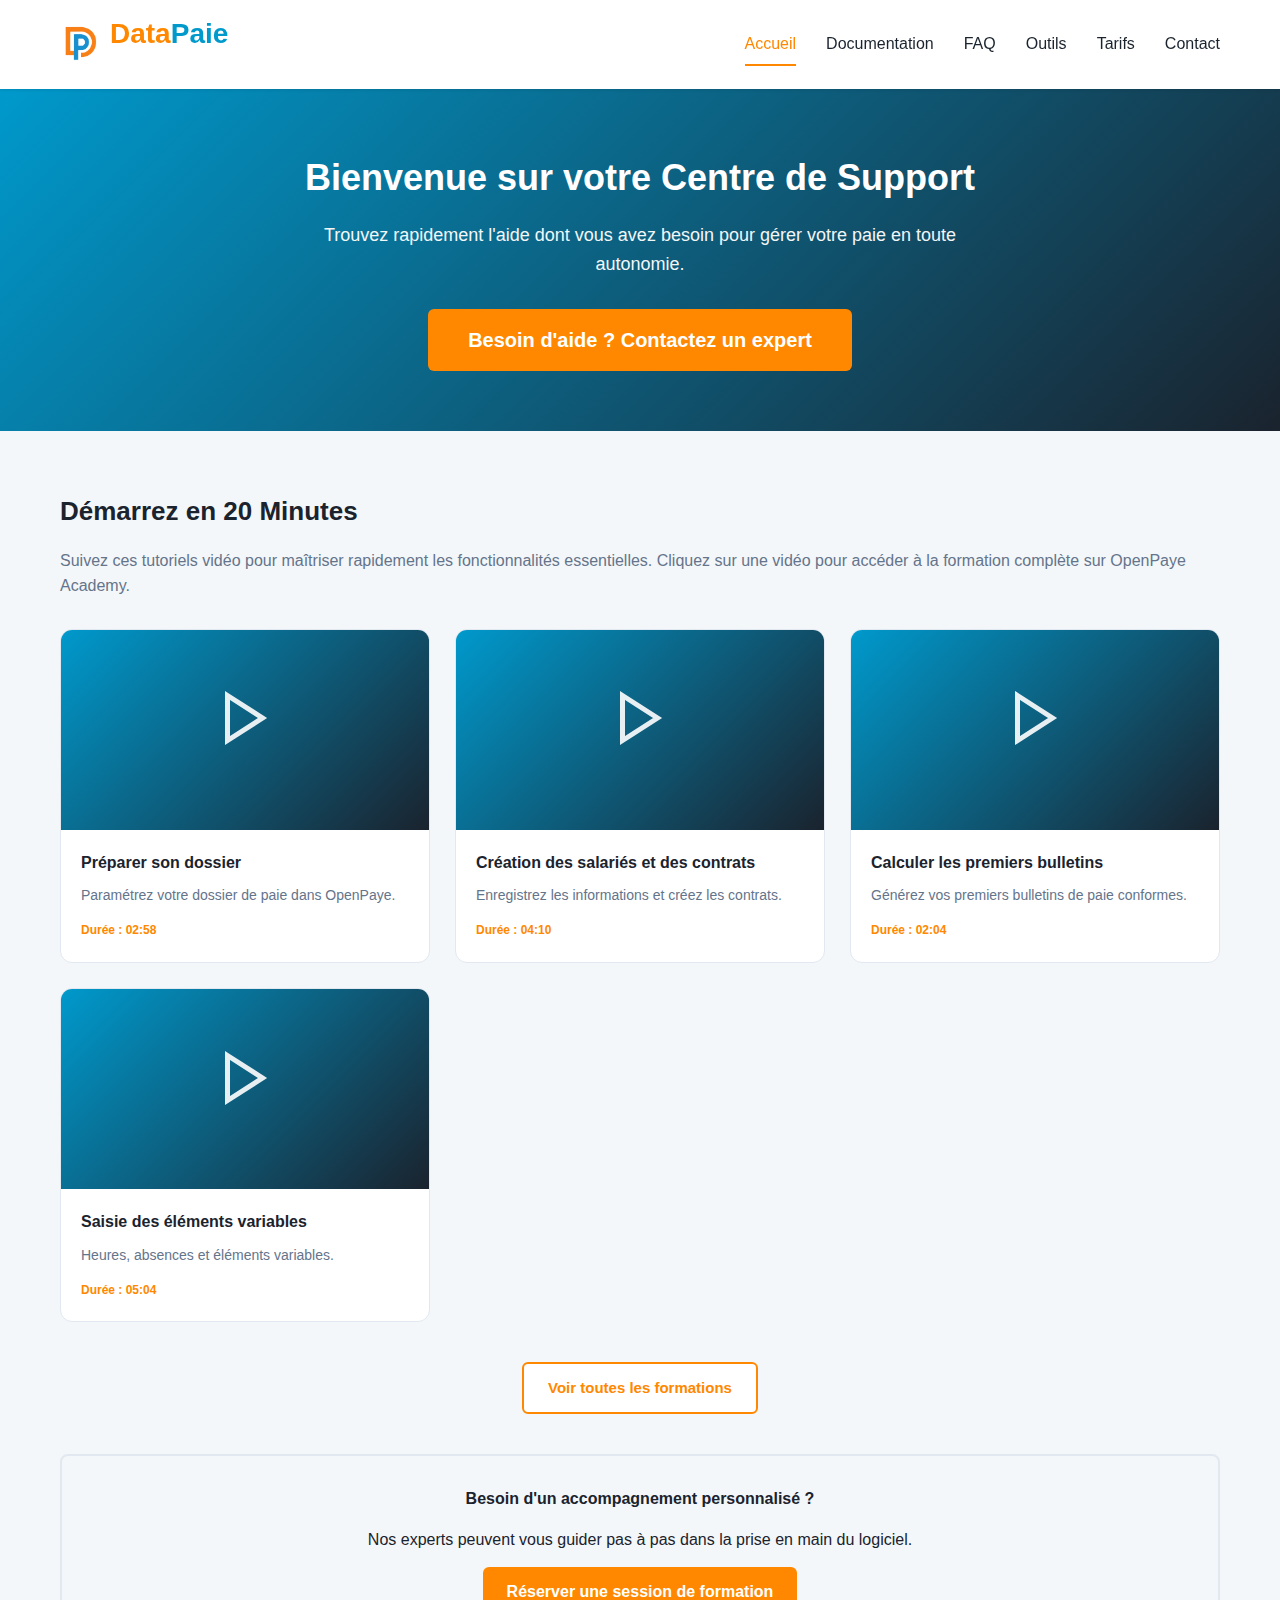
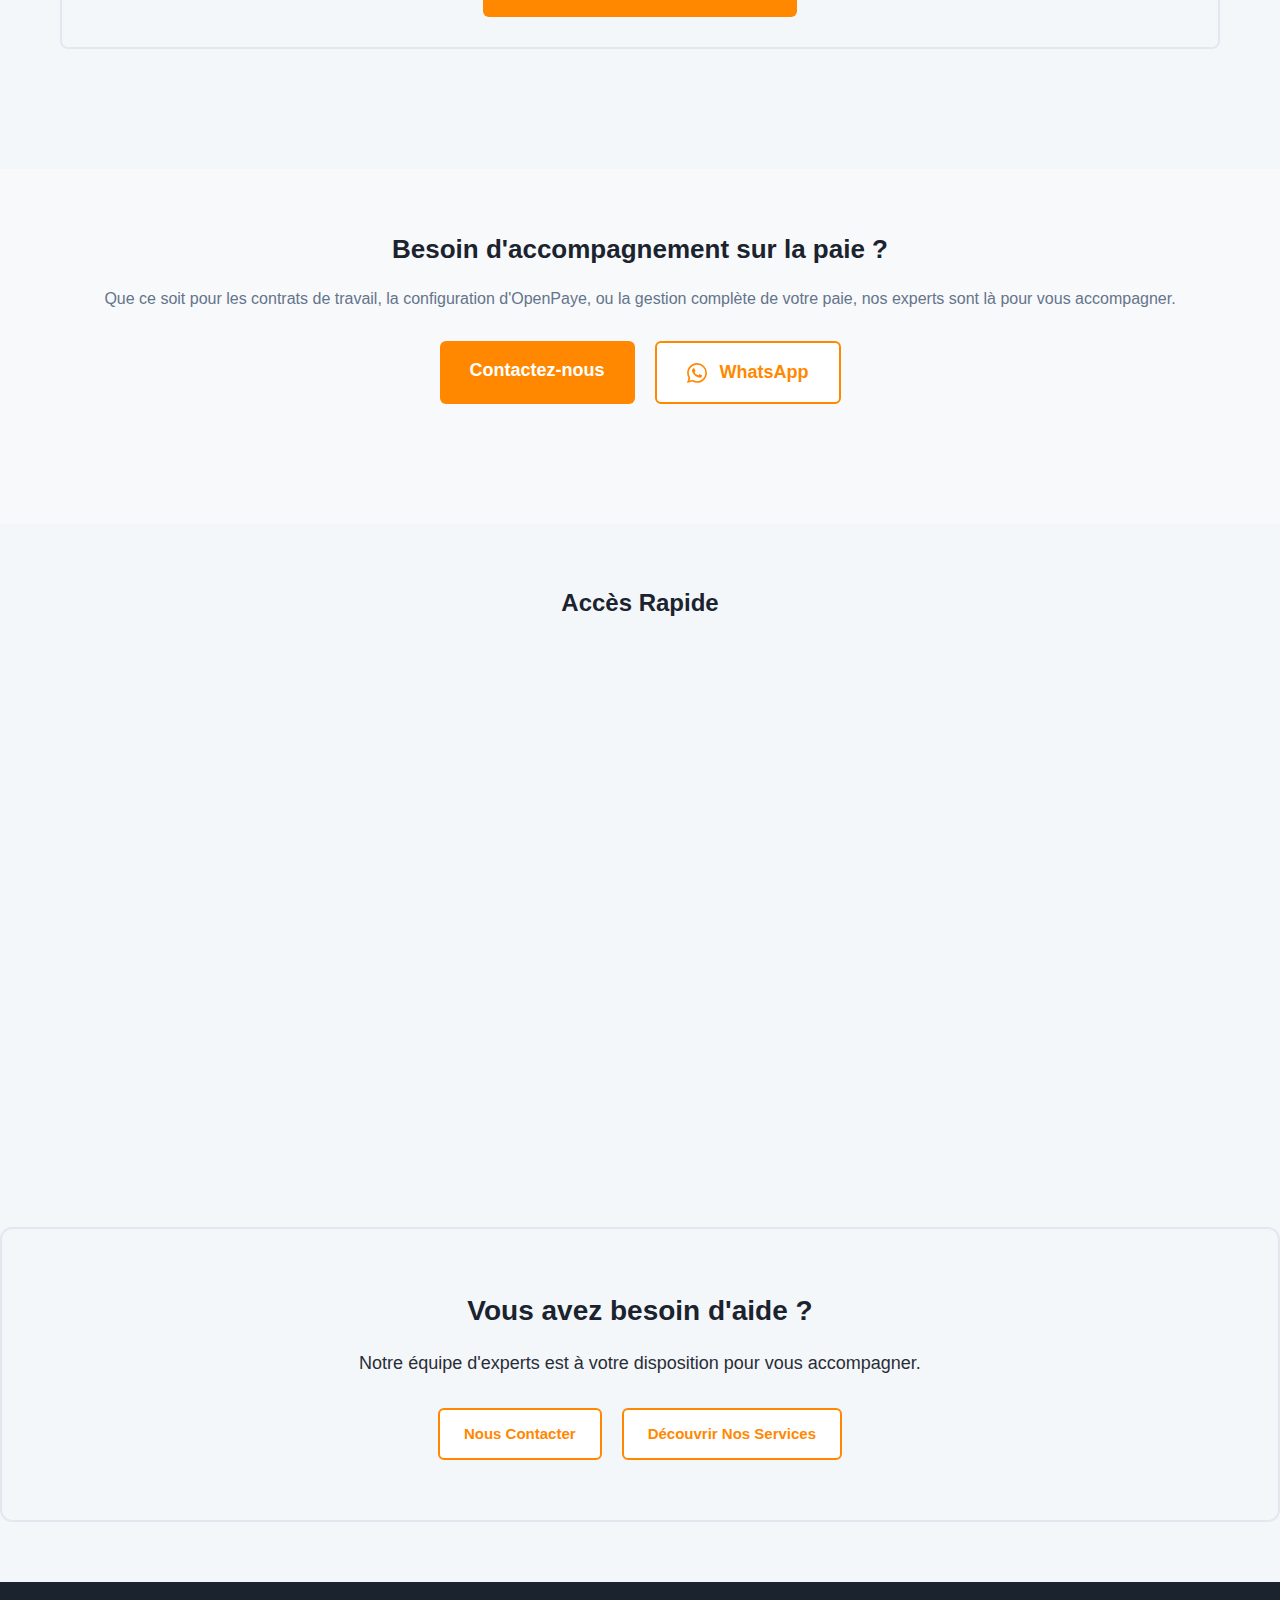
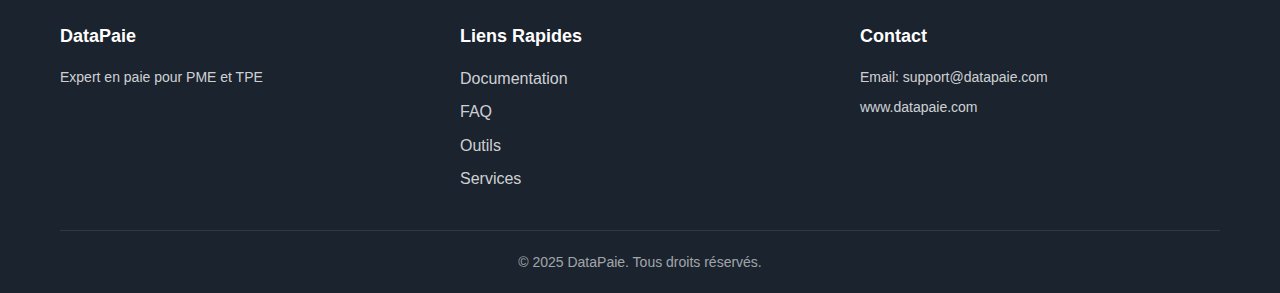
<file: index.html>
<!DOCTYPE html>
<html lang="fr">
<head>
    <meta charset="UTF-8">
    <meta name="viewport" content="width=device-width, initial-scale=1.0">
    <link rel="icon" type="image/x-icon" href="favicon.ico">
    <title>DataPaie Support - Votre Assistant Paie</title>
    <link rel="stylesheet" href="styles.css">
</head>
<body>
    <header class="main-header">
        <div class="container">
            <div class="header-content">
                <div class="logo">
                    <a href="index.html" style="display: flex; align-items: center; text-decoration: none; gap: 10px;">
                        <img src="logo-datapaie.png" alt="DataPaie Logo" style="height: 40px;">
                        <div style="display: flex; flex-direction: column; justify-content: center;">
                            <h1 style="margin: 0; font-size: 28px; line-height: 1;"><span style="color: #FF8800;">Data</span><span style="color: #0099CC;">Paie</span></h1>
                            <span class="tagline">Support & Assistance</span>
                        </div>
                    </a>
                </div>
                <nav class="main-nav">
                    <a href="index.html" class="nav-link active">Accueil</a>
                    <a href="documentation.html" class="nav-link">Documentation</a>
                    <a href="faq.html" class="nav-link">FAQ</a>
                    <a href="https://www.datapaie.com/outils" class="nav-link" target="_blank">Outils</a>
                    <a href="https://www.datapaie.com/#tarifs" class="nav-link" target="_blank">Tarifs</a>
                    <a href="contact.html" class="nav-link">Contact</a>
                </nav>
                <button class="mobile-menu-toggle" aria-label="Menu">
                    <span></span>
                    <span></span>
                    <span></span>
                </button>
            </div>
        </div>
    </header>

    <main>
        <section class="hero-section">
            <div class="container">
                <h2>Bienvenue sur votre Centre de Support</h2>
                <p class="hero-subtitle">Trouvez rapidement l'aide dont vous avez besoin pour gérer votre paie en toute autonomie.</p>
                <div style="margin-top: 30px;">
                    <a href="contact.html" class="btn btn-primary" style="font-size: 20px; padding: 15px 40px;">
                        Besoin d'aide ? Contactez un expert
                    </a>
                </div>
            </div>
        </section>

        <!-- Vidéos de Prise en Main -->
        <section class="content-section">
            <div class="container">
                <div class="section-block">
                    <h2>Démarrez en 20 Minutes</h2>
                    <p class="section-intro">Suivez ces tutoriels vidéo pour maîtriser rapidement les fonctionnalités essentielles. Cliquez sur une vidéo pour accéder à la formation complète sur OpenPaye Academy.</p>
                    
                    <div class="video-grid">
                        <!-- Vidéo 1 : Préparer son dossier -->
                        <a href="https://academy.openpaye.co/course/introduction" target="_blank" class="video-card" style="text-decoration: none; color: inherit; display: block;">
                            <div class="video-placeholder">
                                <div class="video-icon">
                                    <svg width="60" height="60" viewBox="0 0 24 24" fill="none" stroke="currentColor" stroke-width="2">
                                        <polygon points="5 3 19 12 5 21 5 3"></polygon>
                                    </svg>
                                </div>
                            </div>
                            <div class="video-info">
                                <h3>Préparer son dossier</h3>
                                <p>Paramétrez votre dossier de paie dans OpenPaye.</p>
                                <span class="video-duration">Durée : 02:58</span>
                            </div>
                        </a>

                        <!-- Vidéo 2 : Création des salariés et des contrats de travail -->
                        <a href="https://academy.openpaye.co/course/introduction" target="_blank" class="video-card" style="text-decoration: none; color: inherit; display: block;">
                            <div class="video-placeholder">
                                <div class="video-icon">
                                    <svg width="60" height="60" viewBox="0 0 24 24" fill="none" stroke="currentColor" stroke-width="2">
                                        <polygon points="5 3 19 12 5 21 5 3"></polygon>
                                    </svg>
                                </div>
                            </div>
                            <div class="video-info">
                                <h3>Création des salariés et des contrats</h3>
                                <p>Enregistrez les informations et créez les contrats.</p>
                                <span class="video-duration">Durée : 04:10</span>
                            </div>
                        </a>

                        <!-- Vidéo 3 : Calculer les premiers bulletins -->
                        <a href="https://academy.openpaye.co/course/introduction" target="_blank" class="video-card" style="text-decoration: none; color: inherit; display: block;">
                            <div class="video-placeholder">
                                <div class="video-icon">
                                    <svg width="60" height="60" viewBox="0 0 24 24" fill="none" stroke="currentColor" stroke-width="2">
                                        <polygon points="5 3 19 12 5 21 5 3"></polygon>
                                    </svg>
                                </div>
                            </div>
                            <div class="video-info">
                                <h3>Calculer les premiers bulletins</h3>
                                <p>Générez vos premiers bulletins de paie conformes.</p>
                                <span class="video-duration">Durée : 02:04</span>
                            </div>
                        </a>

                        <!-- Vidéo 4 : Saisie des éléments variables -->
                        <a href="https://academy.openpaye.co/course/introduction" target="_blank" class="video-card" style="text-decoration: none; color: inherit; display: block;">
                            <div class="video-placeholder">
                                <div class="video-icon">
                                    <svg width="60" height="60" viewBox="0 0 24 24" fill="none" stroke="currentColor" stroke-width="2">
                                        <polygon points="5 3 19 12 5 21 5 3"></polygon>
                                    </svg>
                                </div>
                            </div>
                            <div class="video-info">
                                <h3>Saisie des éléments variables</h3>
                                <p>Heures, absences et éléments variables.</p>
                                <span class="video-duration">Durée : 05:04</span>
                            </div>
                        </a>


                    </div>

                    <div style="text-align: center; margin: 30px 0;">
                        <a href="https://academy.openpaye.co/course/introduction" target="_blank" class="btn btn-secondary">Voir toutes les formations</a>
                    </div>

                    <div class="help-box">
                        <p><strong>Besoin d'un accompagnement personnalisé ?</strong></p>
                        <p>Nos experts peuvent vous guider pas à pas dans la prise en main du logiciel.</p>
                        <a href="contact.html" class="btn btn-primary" style="font-size: 16px; padding: 12px 24px;">Réserver une session de formation</a>
                    </div>
                </div>
            </div>
        </section>

        <!-- Section CTA Conversion -->
        <section class="content-section" style="background-color: #f8f9fa;">
            <div class="container">
                <div class="section-block" style="text-align: center;">
                    <h2>Besoin d'accompagnement sur la paie ?</h2>
                    <p class="section-intro">Que ce soit pour les contrats de travail, la configuration d'OpenPaye, ou la gestion complète de votre paie, nos experts sont là pour vous accompagner.</p>
                    <div style="display: flex; gap: 20px; justify-content: center; flex-wrap: wrap; margin-top: 30px;">
                        <a href="contact.html" class="btn btn-primary" style="font-size: 18px; padding: 15px 30px;">Contactez-nous</a>
                        <a href="https://wa.me/33780593439" target="_blank" class="btn btn-secondary" style="font-size: 18px; padding: 15px 30px;">
                            <svg width="20" height="20" viewBox="0 0 24 24" fill="currentColor" style="vertical-align: middle; margin-right: 8px;">
                                <path d="M17.472 14.382c-.297-.149-1.758-.867-2.03-.967-.273-.099-.471-.148-.67.15-.197.297-.767.966-.94 1.164-.173.199-.347.223-.644.075-.297-.15-1.255-.463-2.39-1.475-.883-.788-1.48-1.761-1.653-2.059-.173-.297-.018-.458.13-.606.134-.133.298-.347.446-.52.149-.174.198-.298.298-.497.099-.198.05-.371-.025-.52-.075-.149-.669-1.612-.916-2.207-.242-.579-.487-.5-.669-.51-.173-.008-.371-.01-.57-.01-.198 0-.52.074-.792.372-.272.297-1.04 1.016-1.04 2.479 0 1.462 1.065 2.875 1.213 3.074.149.198 2.096 3.2 5.077 4.487.709.306 1.262.489 1.694.625.712.227 1.36.195 1.871.118.571-.085 1.758-.719 2.006-1.413.248-.694.248-1.289.173-1.413-.074-.124-.272-.198-.57-.347m-5.421 7.403h-.004a9.87 9.87 0 01-5.031-1.378l-.361-.214-3.741.982.998-3.648-.235-.374a9.86 9.86 0 01-1.51-5.26c.001-5.45 4.436-9.884 9.888-9.884 2.64 0 5.122 1.03 6.988 2.898a9.825 9.825 0 012.893 6.994c-.003 5.45-4.437 9.884-9.885 9.884m8.413-18.297A11.815 11.815 0 0012.05 0C5.495 0 .16 5.335.157 11.892c0 2.096.547 4.142 1.588 5.945L.057 24l6.305-1.654a11.882 11.882 0 005.683 1.448h.005c6.554 0 11.89-5.335 11.893-11.893a11.821 11.821 0 00-3.48-8.413Z"/>
                            </svg>
                            WhatsApp
                        </a>
                    </div>
                </div>
            </div>
        </section>

        <!-- Accès Rapide -->
        <section class="quick-access">
            <div class="container">
                <h2 style="text-align: center; margin-bottom: 40px;">Accès Rapide</h2>
                <div class="access-grid">
                    <a href="documentation.html" class="access-card">
                        <div class="card-icon">
                            <svg width="40" height="40" viewBox="0 0 24 24" fill="none" stroke="currentColor" stroke-width="2">
                                <path d="M4 19.5A2.5 2.5 0 0 1 6.5 17H20"></path>
                                <path d="M6.5 2H20v20H6.5A2.5 2.5 0 0 1 4 19.5v-15A2.5 2.5 0 0 1 6.5 2z"></path>
                            </svg>
                        </div>
                        <h3>Documentation</h3>
                        <p>Guides et tutoriels complets</p>
                    </a>

                    <a href="faq.html" class="access-card">
                        <div class="card-icon">
                            <svg width="40" height="40" viewBox="0 0 24 24" fill="none" stroke="currentColor" stroke-width="2">
                                <circle cx="12" cy="12" r="10"></circle>
                                <path d="M9.09 9a3 3 0 0 1 5.83 1c0 2-3 3-3 3"></path>
                                <line x1="12" y1="17" x2="12.01" y2="17"></line>
                            </svg>
                        </div>
                        <h3>FAQ</h3>
                        <p>Réponses aux questions fréquentes</p>
                    </a>

                    <a href="https://www.datapaie.com/outils" target="_blank" class="access-card">
                        <div class="card-icon">
                            <svg width="40" height="40" viewBox="0 0 24 24" fill="none" stroke="currentColor" stroke-width="2">
                                <path d="M14.7 6.3a1 1 0 0 0 0 1.4l1.6 1.6a1 1 0 0 0 1.4 0l3.77-3.77a6 6 0 0 1-7.94 7.94l-6.91 6.91a2.12 2.12 0 0 1-3-3l6.91-6.91a6 6 0 0 1 7.94-7.94l-3.76 3.76z"></path>
                            </svg>
                        </div>
                        <h3>Boîte à Outils</h3>
                        <p>Simulateurs et modèles</p>
                    </a>

                    <a href="services.html" class="access-card highlight">
                        <div class="card-icon">
                            <svg width="40" height="40" viewBox="0 0 24 24" fill="none" stroke="currentColor" stroke-width="2">
                                <path d="M17 21v-2a4 4 0 0 0-4-4H5a4 4 0 0 0-4 4v2"></path>
                                <circle cx="9" cy="7" r="4"></circle>
                                <path d="M23 21v-2a4 4 0 0 0-3-3.87"></path>
                                <path d="M16 3.13a4 4 0 0 1 0 7.75"></path>
                            </svg>
                        </div>
                        <h3>Nos Services</h3>
                        <p>Accompagnement et expertise</p>
                    </a>

                    <a href="contact.html" class="access-card">
                        <div class="card-icon">
                            <svg width="40" height="40" viewBox="0 0 24 24" fill="none" stroke="currentColor" stroke-width="2">
                                <path d="M21 15a2 2 0 0 1-2 2H7l-4 4V5a2 2 0 0 1 2-2h14a2 2 0 0 1 2 2z"></path>
                            </svg>
                        </div>
                        <h3>Contactez-Nous</h3>
                        <p>Une question ? Nous sommes là</p>
                    </a>
                </div>
            </div>
        </section>

        <!-- CTA Section -->
        <section class="cta-section">
            <div class="container">
                <div class="cta-content">
                    <h2>Vous avez besoin d'aide ?</h2>
                    <p>Notre équipe d'experts est à votre disposition pour vous accompagner.</p>
                    <div class="cta-buttons">
                        <a href="contact.html" class="btn btn-secondary">Nous Contacter</a>
                        <a href="https://www.datapaie.com/#tarifs" target="_blank" class="btn btn-secondary">Découvrir Nos Services</a>
                    </div>
                </div>
            </div>
        </section>
    </main>

    <footer class="main-footer">
        <div class="container">
            <div class="footer-content">
                <div class="footer-section">
                    <h4>DataPaie</h4>
                    <p>Expert en paie pour PME et TPE</p>
                </div>
                <div class="footer-section">
                    <h4>Liens Rapides</h4>
                    <ul>
                        <li><a href="documentation.html">Documentation</a></li>
                        <li><a href="faq.html">FAQ</a></li>
                        <li><a href="outils.html">Outils</a></li>
                        <li><a href="services.html">Services</a></li>
                    </ul>
                </div>
                <div class="footer-section">
                    <h4>Contact</h4>
                    <p>Email: support@datapaie.com</p>
                    <p><a href="https://www.datapaie.com" target="_blank">www.datapaie.com</a></p>
                </div>
            </div>
            <div class="footer-bottom">
                <p>&copy; 2025 DataPaie. Tous droits réservés.</p>
            </div>
        </div>
    </footer>

    <script src="main.js"></script>
</body>
</html>
</file>
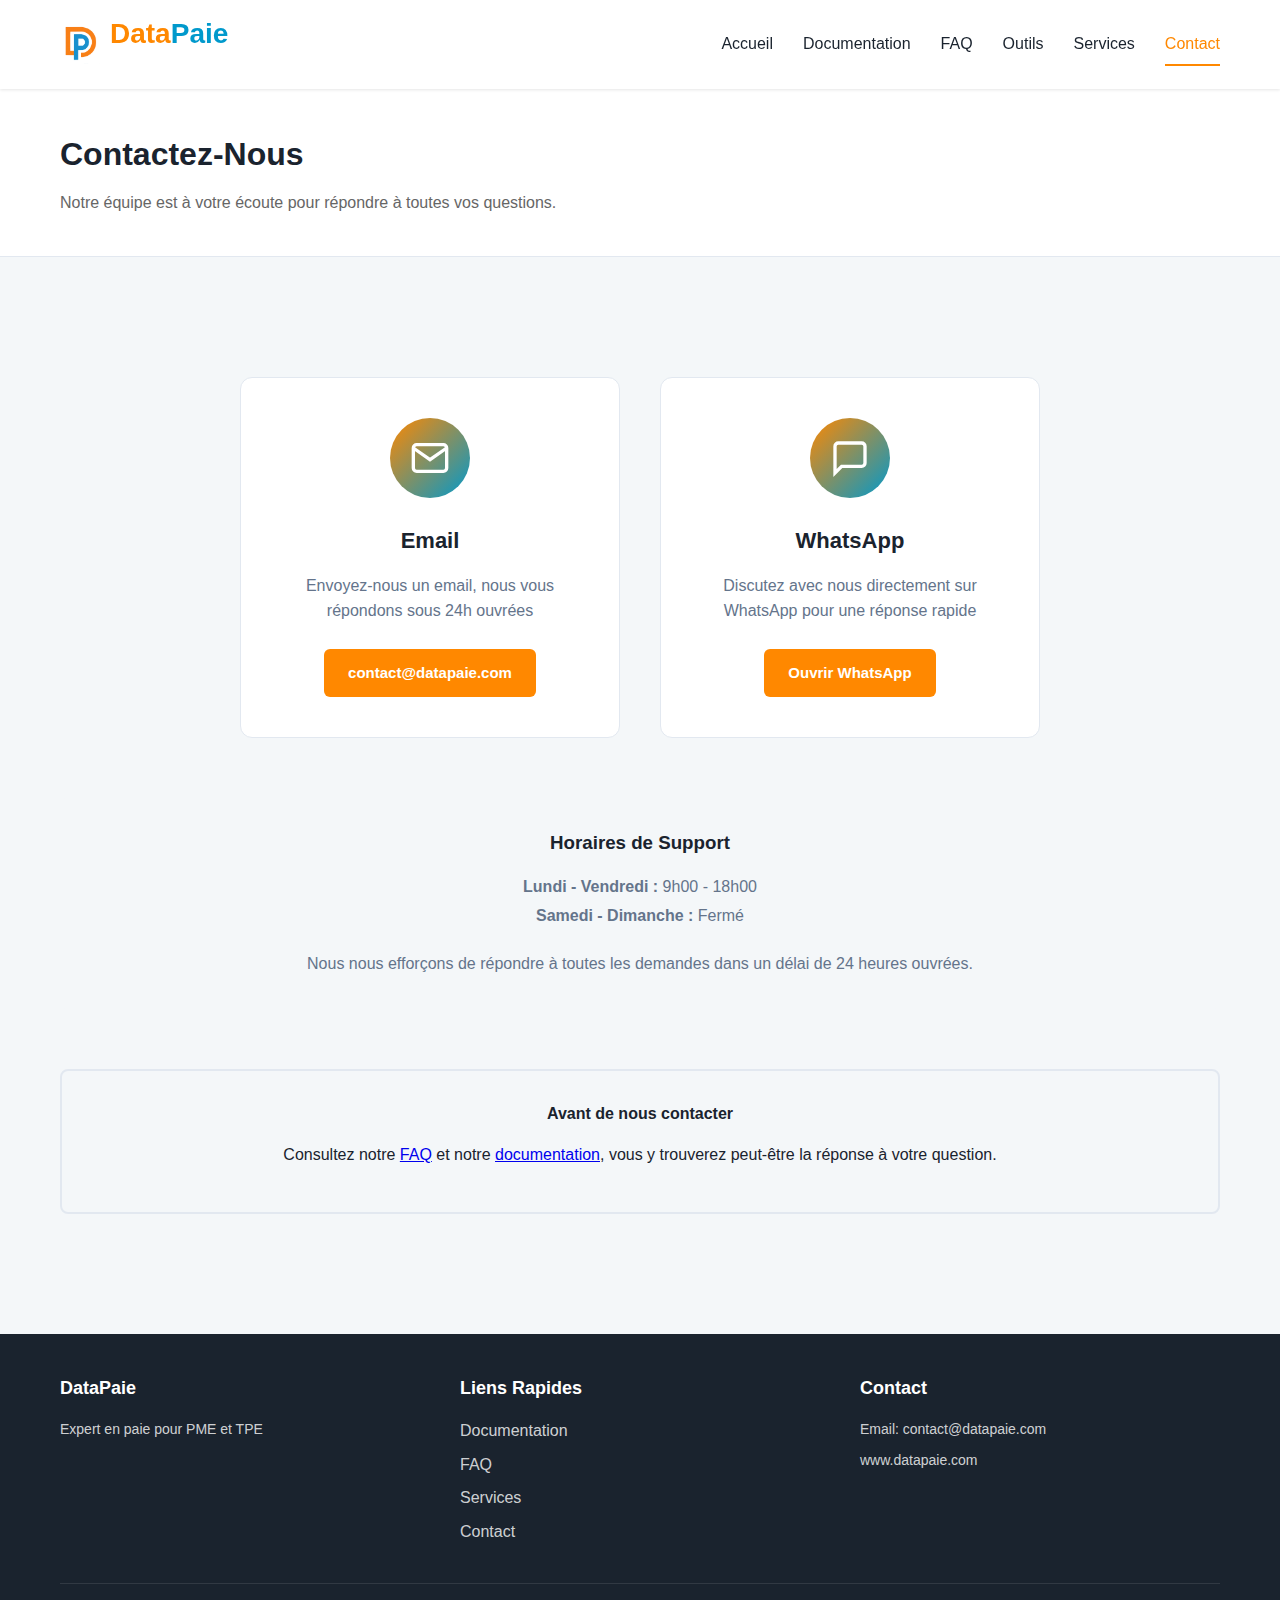
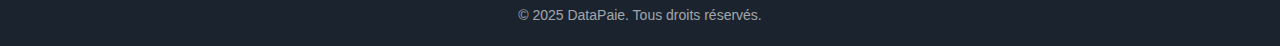
<file: contact.html>
<!DOCTYPE html>
<html lang="fr">
<head>
    <meta charset="UTF-8">
    <meta name="viewport" content="width=device-width, initial-scale=1.0">
    <link rel="icon" type="image/x-icon" href="favicon.ico">
    <title>Contact - DataPaie Support</title>
    <link rel="stylesheet" href="styles.css">
    <style>
        .contact-methods {
            display: grid;
            grid-template-columns: repeat(auto-fit, minmax(300px, 1fr));
            gap: 40px;
            margin: 60px 0;
            max-width: 800px;
            margin-left: auto;
            margin-right: auto;
        }
        .contact-method {
            background: var(--bg-white);
            border: 1px solid var(--border-color);
            border-radius: 12px;
            padding: 40px;
            text-align: center;
            transition: all 0.3s ease;
        }
        .contact-method:hover {
            box-shadow: var(--shadow-lg);
            transform: translateY(-5px);
        }
        .contact-icon {
            width: 80px;
            height: 80px;
            background: linear-gradient(135deg, var(--primary-color), var(--secondary-color));
            border-radius: 50%;
            display: flex;
            align-items: center;
            justify-content: center;
            margin: 0 auto 25px;
            color: white;
        }
        .contact-method h3 {
            font-size: 22px;
            margin-bottom: 15px;
            color: var(--text-dark);
        }
        .contact-method p {
            color: var(--text-gray);
            margin-bottom: 25px;
            line-height: 1.6;
        }
        .contact-info {
            background: var(--bg-light);
            padding: 30px;
            border-radius: 8px;
            margin-top: 60px;
            text-align: center;
        }
        .contact-info h3 {
            color: var(--text-dark);
            margin-bottom: 15px;
        }
        .contact-info p {
            color: var(--text-gray);
            line-height: 1.8;
        }
    </style>
</head>
<body>
    <header class="main-header">
        <div class="container">
            <div class="header-content">
                <div class="logo">
                    <a href="index.html" style="display: flex; align-items: center; text-decoration: none; gap: 10px;">
                        <img src="logo-datapaie.png" alt="DataPaie Logo" style="height: 40px;">
                        <div style="display: flex; flex-direction: column; justify-content: center;">
                    <h1 style="margin: 0; font-size: 28px; line-height: 1;"><span style="color: #FF8800;">Data</span><span style="color: #0099CC;">Paie</span></h1>
                    <span class="tagline">Support & Assistance</span>
                        </div>
                    </a>
                </div>
                <nav class="main-nav">
                    <a href="index.html" class="nav-link">Accueil</a>
                    <a href="documentation.html" class="nav-link">Documentation</a>
                    <a href="faq.html" class="nav-link">FAQ</a>
                    <a href="https://www.datapaie.com/outils" target="_blank" class="nav-link">Outils</a>
                    <a href="services.html" class="nav-link">Services</a>
                    <a href="contact.html" class="nav-link active">Contact</a>
                </nav>
                <button class="mobile-menu-toggle" aria-label="Menu">
                    <span></span>
                    <span></span>
                    <span></span>
                </button>
            </div>
        </div>
    </header>

    <main>
        <section class="page-header">
            <div class="container">
                <h1>Contactez-Nous</h1>
                <p class="page-subtitle">Notre équipe est à votre écoute pour répondre à toutes vos questions.</p>
            </div>
        </section>

        <section class="content-section">
            <div class="container">
                <!-- Méthodes de Contact -->
                <div class="contact-methods">
                    <div class="contact-method">
                        <div class="contact-icon">
                            <svg width="40" height="40" viewBox="0 0 24 24" fill="none" stroke="currentColor" stroke-width="2">
                                <path d="M4 4h16c1.1 0 2 .9 2 2v12c0 1.1-.9 2-2 2H4c-1.1 0-2-.9-2-2V6c0-1.1.9-2 2-2z"></path>
                                <polyline points="22,6 12,13 2,6"></polyline>
                            </svg>
                        </div>
                        <h3>Email</h3>
                        <p>Envoyez-nous un email, nous vous répondons sous 24h ouvrées</p>
                        <a href="mailto:contact@datapaie.com" class="btn btn-primary">contact@datapaie.com</a>
                    </div>

                    <div class="contact-method">
                        <div class="contact-icon">
                            <svg width="40" height="40" viewBox="0 0 24 24" fill="none" stroke="currentColor" stroke-width="2">
                                <path d="M21 15a2 2 0 0 1-2 2H7l-4 4V5a2 2 0 0 1 2-2h14a2 2 0 0 1 2 2z"></path>
                            </svg>
                        </div>
                        <h3>WhatsApp</h3>
                        <p>Discutez avec nous directement sur WhatsApp pour une réponse rapide</p>
                        <a href="https://wa.me/33780593439" target="_blank" class="btn btn-primary">Ouvrir WhatsApp</a>
                    </div>
                </div>

                <!-- Informations Complémentaires -->
                <div class="contact-info">
                    <h3>Horaires de Support</h3>
                    <p>
                        <strong>Lundi - Vendredi :</strong> 9h00 - 18h00<br>
                        <strong>Samedi - Dimanche :</strong> Fermé
                    </p>
                    <p style="margin-top: 20px;">
                        Nous nous efforçons de répondre à toutes les demandes dans un délai de 24 heures ouvrées.
                    </p>
                </div>

                <!-- Section d'Aide -->
                <div class="help-box" style="margin-top: 60px;">
                    <p><strong>Avant de nous contacter</strong></p>
                    <p>Consultez notre <a href="faq.html">FAQ</a> et notre <a href="documentation.html">documentation</a>, vous y trouverez peut-être la réponse à votre question.</p>
                </div>
            </div>
        </section>
    </main>

    <footer class="main-footer">
        <div class="container">
            <div class="footer-content">
                <div class="footer-section">
                    <h4>DataPaie</h4>
                    <p>Expert en paie pour PME et TPE</p>
                </div>
                <div class="footer-section">
                    <h4>Liens Rapides</h4>
                    <ul>
                        <li><a href="documentation.html">Documentation</a></li>
                        <li><a href="faq.html">FAQ</a></li>
                        <li><a href="services.html">Services</a></li>
                        <li><a href="contact.html">Contact</a></li>
                    </ul>
                </div>
                <div class="footer-section">
                    <h4>Contact</h4>
                    <p>Email: contact@datapaie.com</p>
                    <p><a href="https://www.datapaie.com" target="_blank">www.datapaie.com</a></p>
                </div>
            </div>
            <div class="footer-bottom">
                <p>&copy; 2025 DataPaie. Tous droits réservés.</p>
            </div>
        </div>
    </footer>

    <script src="main.js"></script>
</body>
</html>
</file>
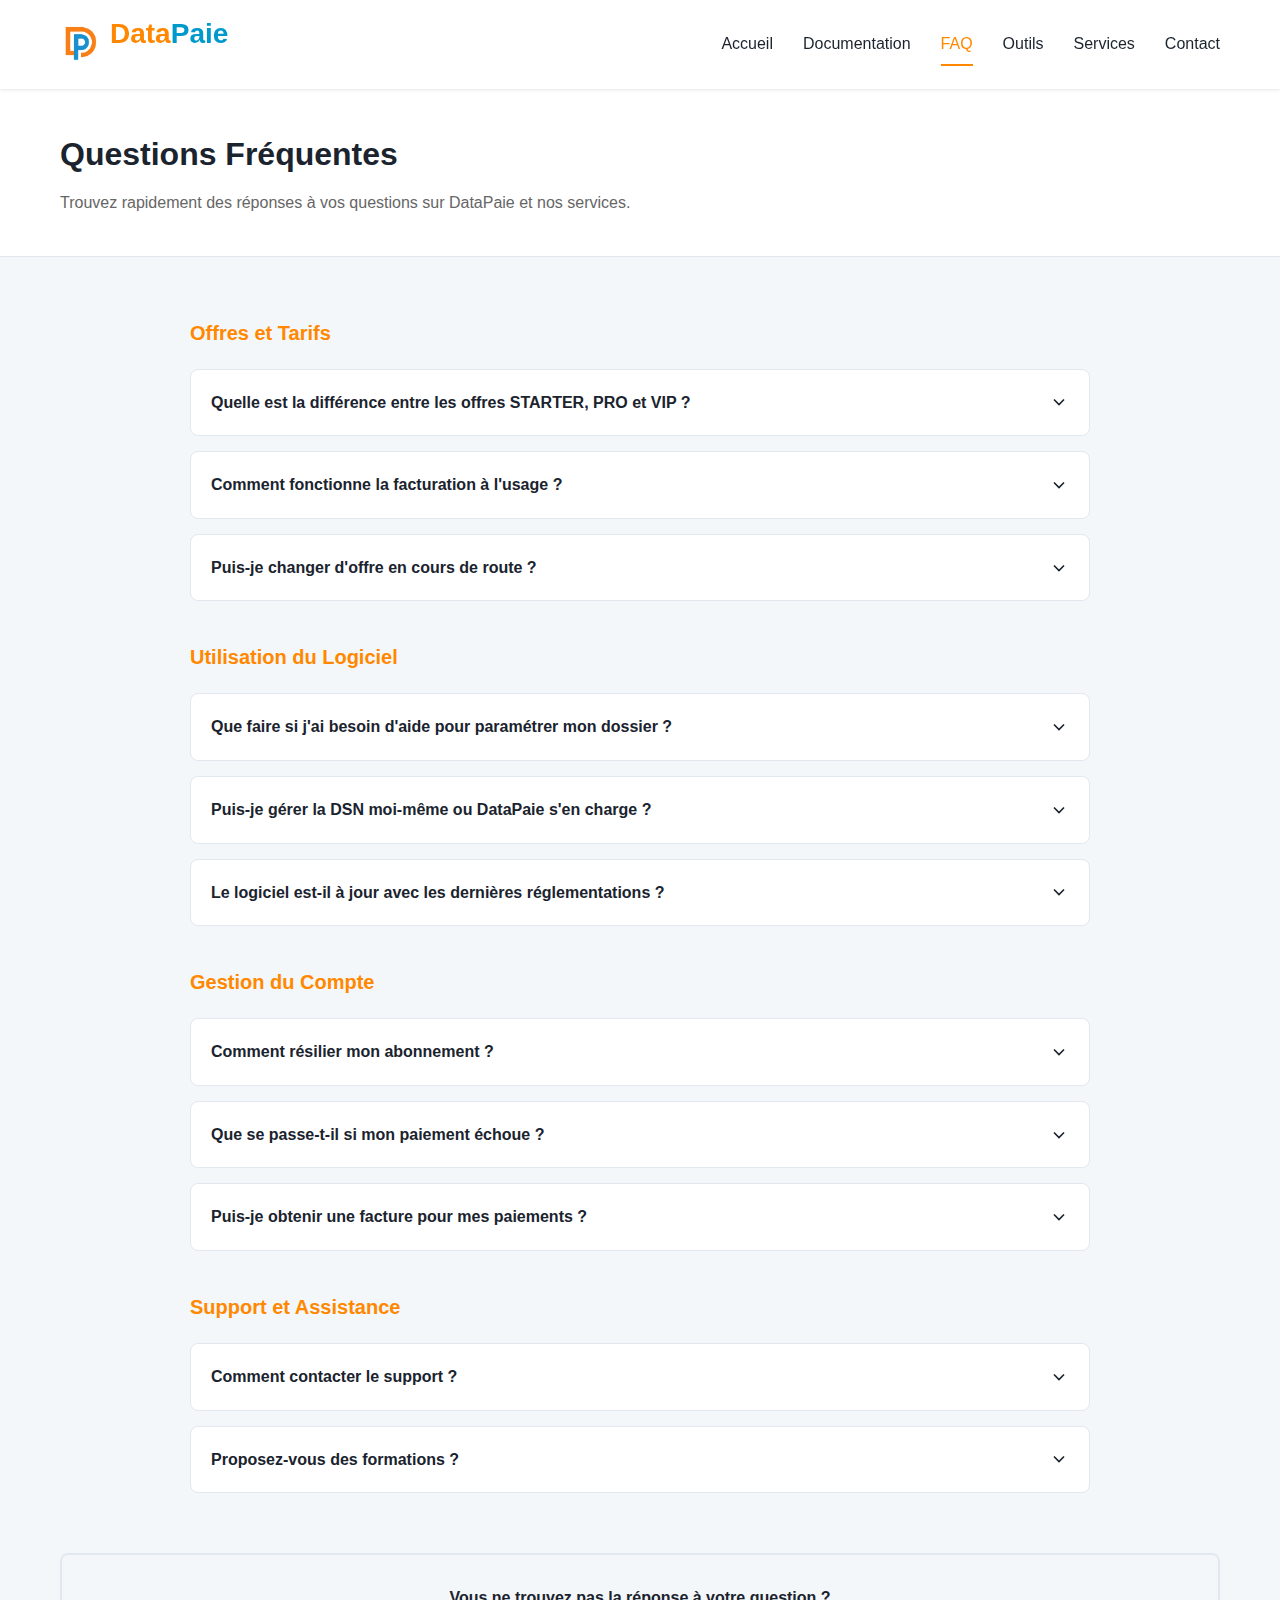
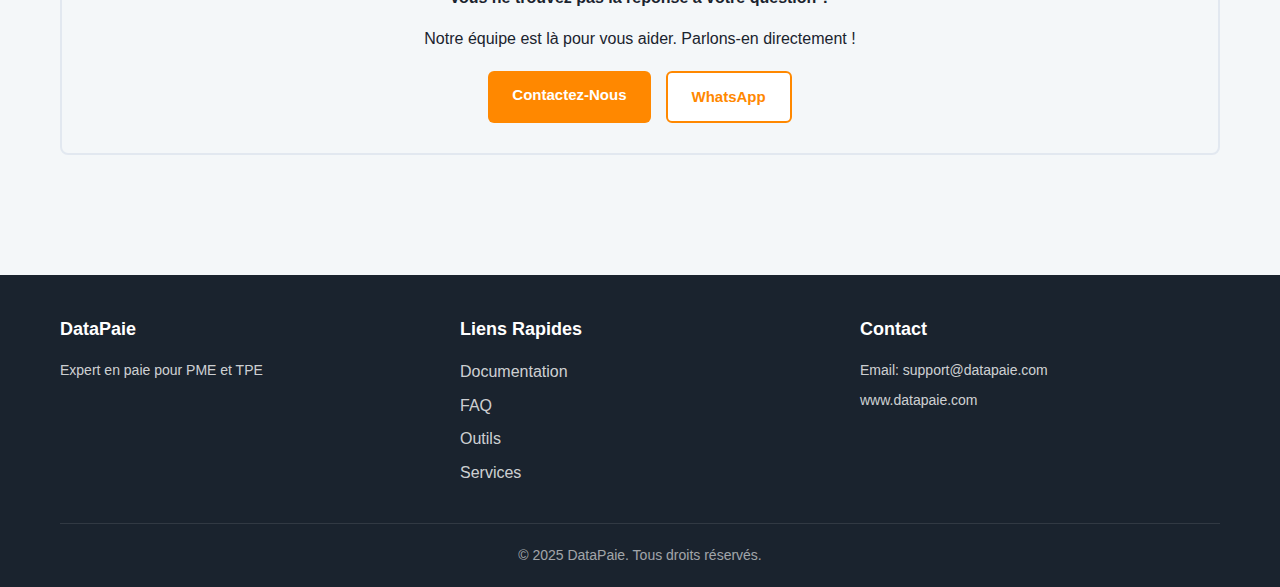
<file: faq.html>
<!DOCTYPE html>
<html lang="fr">
<head>
    <meta charset="UTF-8">
    <meta name="viewport" content="width=device-width, initial-scale=1.0">
    <link rel="icon" type="image/x-icon" href="favicon.ico">
    <title>FAQ - DataPaie Support</title>
    <link rel="stylesheet" href="styles.css">
    <style>
        .faq-list {
            max-width: 900px;
            margin: 0 auto;
        }
        .faq-item {
            background: var(--bg-white);
            border: 1px solid var(--border-color);
            border-radius: 8px;
            margin-bottom: 15px;
            overflow: hidden;
        }
        .faq-question {
            padding: 20px;
            cursor: pointer;
            display: flex;
            justify-content: space-between;
            align-items: center;
            font-weight: 600;
            color: var(--text-dark);
            transition: background 0.3s ease;
        }
        .faq-question:hover {
            background: var(--bg-light);
        }
        .faq-icon {
            transition: transform 0.3s ease;
            flex-shrink: 0;
            margin-left: 15px;
        }
        .faq-item.active .faq-icon {
            transform: rotate(180deg);
        }
        .faq-answer {
            max-height: 0;
            overflow: hidden;
            transition: max-height 0.3s ease;
        }
        .faq-item.active .faq-answer {
            max-height: 500px;
        }
        .faq-answer-content {
            padding: 0 20px 20px 20px;
            color: var(--text-gray);
            line-height: 1.6;
        }
        .faq-category {
            margin-bottom: 40px;
        }
        .faq-category h3 {
            font-size: 20px;
            margin-bottom: 20px;
            color: var(--primary-color);
        }
    </style>
</head>
<body>
    <header class="main-header">
        <div class="container">
            <div class="header-content">
                <div class="logo">
                    <a href="index.html" style="display: flex; align-items: center; text-decoration: none; gap: 10px;">
                        <img src="logo-datapaie.png" alt="DataPaie Logo" style="height: 40px;">
                        <div style="display: flex; flex-direction: column; justify-content: center;">
                    <h1 style="margin: 0; font-size: 28px; line-height: 1;"><span style="color: #FF8800;">Data</span><span style="color: #0099CC;">Paie</span></h1>
                    <span class="tagline">Support & Assistance</span>
                        </div>
                    </a>
                </div>
                <nav class="main-nav">
                    <a href="index.html" class="nav-link">Accueil</a>
                    <a href="documentation.html" class="nav-link">Documentation</a>
                    <a href="faq.html" class="nav-link active">FAQ</a>
                    <a href="https://www.datapaie.com/outils" target="_blank" class="nav-link">Outils</a>
                    <a href="services.html" class="nav-link">Services</a>
                    <a href="contact.html" class="nav-link">Contact</a>
                </nav>
                <button class="mobile-menu-toggle" aria-label="Menu">
                    <span></span>
                    <span></span>
                    <span></span>
                </button>
            </div>
        </div>
    </header>

    <main>
        <section class="page-header">
            <div class="container">
                <h1>Questions Fréquentes</h1>
                <p class="page-subtitle">Trouvez rapidement des réponses à vos questions sur DataPaie et nos services.</p>
            </div>
        </section>

        <section class="content-section">
            <div class="container">
                <div class="faq-list">
                    <!-- Catégorie : Offres et Tarifs -->
                    <div class="faq-category">
                        <h3>Offres et Tarifs</h3>
                        
                        <div class="faq-item">
                            <div class="faq-question">
                                <span>Quelle est la différence entre les offres STARTER, PRO et VIP ?</span>
                                <svg class="faq-icon" width="20" height="20" viewBox="0 0 24 24" fill="none" stroke="currentColor" stroke-width="2">
                                    <polyline points="6 9 12 15 18 9"></polyline>
                                </svg>
                            </div>
                            <div class="faq-answer">
                                <div class="faq-answer-content">
                                    <p><strong>STARTER (3€/bulletin)</strong> : Vous gérez votre paie en totale autonomie avec le logiciel OpenPaye. Idéal si vous maîtrisez les bases de la paie.</p>
                                    <p><strong>PRO (19€/bulletin)</strong> : En plus du logiciel, vos bulletins sont vérifiés par nos experts paie, vous bénéficiez d'une garantie zéro redressement URSSAF et d'une assistance prioritaire.</p>
                                    <p><strong>VIP (30€/bulletin)</strong> : Nous gérons 100% de votre paie. Vous n'avez rien à faire, nous nous occupons de tout.</p>
                                </div>
                            </div>
                        </div>

                        <div class="faq-item">
                            <div class="faq-question">
                                <span>Comment fonctionne la facturation à l'usage ?</span>
                                <svg class="faq-icon" width="20" height="20" viewBox="0 0 24 24" fill="none" stroke="currentColor" stroke-width="2">
                                    <polyline points="6 9 12 15 18 9"></polyline>
                                </svg>
                            </div>
                            <div class="faq-answer">
                                <div class="faq-answer-content">
                                    <p>Vous ne payez que pour les bulletins de paie réellement générés chaque mois. Par exemple, si vous avez 5 salariés et que vous êtes sur l'offre STARTER, vous paierez 15€ par mois (5 bulletins × 3€).</p>
                                    <p>Le prélèvement est automatique chaque mois. Vous recevez une facture détaillée par email.</p>
                                </div>
                            </div>
                        </div>

                        <div class="faq-item">
                            <div class="faq-question">
                                <span>Puis-je changer d'offre en cours de route ?</span>
                                <svg class="faq-icon" width="20" height="20" viewBox="0 0 24 24" fill="none" stroke="currentColor" stroke-width="2">
                                    <polyline points="6 9 12 15 18 9"></polyline>
                                </svg>
                            </div>
                            <div class="faq-answer">
                                <div class="faq-answer-content">
                                    <p>Oui, absolument ! Vous pouvez passer de STARTER à PRO ou VIP à tout moment. Le changement prend effet dès le mois suivant.</p>
                                    <p>Contactez-nous simplement via le formulaire de contact ou par email pour demander le changement.</p>
                                </div>
                            </div>
                        </div>
                    </div>

                    <!-- Catégorie : Utilisation du Logiciel -->
                    <div class="faq-category">
                        <h3>Utilisation du Logiciel</h3>
                        
                        <div class="faq-item">
                            <div class="faq-question">
                                <span>Que faire si j'ai besoin d'aide pour paramétrer mon dossier ?</span>
                                <svg class="faq-icon" width="20" height="20" viewBox="0 0 24 24" fill="none" stroke="currentColor" stroke-width="2">
                                    <polyline points="6 9 12 15 18 9"></polyline>
                                </svg>
                            </div>
                            <div class="faq-answer">
                                <div class="faq-answer-content">
                                    <p>Nous proposons un service d'accompagnement à la mise en place. Nos experts vous guident pas à pas dans le paramétrage de votre dossier.</p>
                                    <p>Vous pouvez également consulter nos vidéos de prise en main ou contacter notre support pour une assistance personnalisée.</p>
                                </div>
                            </div>
                        </div>

                        <div class="faq-item">
                            <div class="faq-question">
                                <span>Puis-je gérer la DSN moi-même ou DataPaie s'en charge ?</span>
                                <svg class="faq-icon" width="20" height="20" viewBox="0 0 24 24" fill="none" stroke="currentColor" stroke-width="2">
                                    <polyline points="6 9 12 15 18 9"></polyline>
                                </svg>
                            </div>
                            <div class="faq-answer">
                                <div class="faq-answer-content">
                                    <p>Avec l'offre STARTER, le logiciel génère automatiquement votre DSN que vous pouvez transmettre vous-même.</p>
                                    <p>Nous proposons également un service de gestion de la DSN en option. Nous nous chargeons de la transmission et du suivi pour vous.</p>
                                </div>
                            </div>
                        </div>

                        <div class="faq-item">
                            <div class="faq-question">
                                <span>Le logiciel est-il à jour avec les dernières réglementations ?</span>
                                <svg class="faq-icon" width="20" height="20" viewBox="0 0 24 24" fill="none" stroke="currentColor" stroke-width="2">
                                    <polyline points="6 9 12 15 18 9"></polyline>
                                </svg>
                            </div>
                            <div class="faq-answer">
                                <div class="faq-answer-content">
                                    <p>Oui, OpenPaye est automatiquement mis à jour avec toutes les évolutions légales et réglementaires. Vous n'avez rien à faire, les mises à jour sont automatiques et incluses dans votre abonnement.</p>
                                </div>
                            </div>
                        </div>
                    </div>

                    <!-- Catégorie : Gestion du Compte -->
                    <div class="faq-category">
                        <h3>Gestion du Compte</h3>
                        
                        <div class="faq-item">
                            <div class="faq-question">
                                <span>Comment résilier mon abonnement ?</span>
                                <svg class="faq-icon" width="20" height="20" viewBox="0 0 24 24" fill="none" stroke="currentColor" stroke-width="2">
                                    <polyline points="6 9 12 15 18 9"></polyline>
                                </svg>
                            </div>
                            <div class="faq-answer">
                                <div class="faq-answer-content">
                                    <p>Vous pouvez résilier votre abonnement à tout moment, sans engagement. Envoyez-nous simplement un email à support@datapaie.com.</p>
                                    <p>La résiliation prend effet à la fin du mois en cours. Vous conservez l'accès jusqu'à cette date.</p>
                                </div>
                            </div>
                        </div>

                        <div class="faq-item">
                            <div class="faq-question">
                                <span>Que se passe-t-il si mon paiement échoue ?</span>
                                <svg class="faq-icon" width="20" height="20" viewBox="0 0 24 24" fill="none" stroke="currentColor" stroke-width="2">
                                    <polyline points="6 9 12 15 18 9"></polyline>
                                </svg>
                            </div>
                            <div class="faq-answer">
                                <div class="faq-answer-content">
                                    <p>Vous recevrez un email vous invitant à mettre à jour vos informations de paiement. Vous avez 14 jours pour régulariser la situation.</p>
                                    <p>Passé ce délai, votre accès au logiciel sera suspendu jusqu'au règlement.</p>
                                </div>
                            </div>
                        </div>

                        <div class="faq-item">
                            <div class="faq-question">
                                <span>Puis-je obtenir une facture pour mes paiements ?</span>
                                <svg class="faq-icon" width="20" height="20" viewBox="0 0 24 24" fill="none" stroke="currentColor" stroke-width="2">
                                    <polyline points="6 9 12 15 18 9"></polyline>
                                </svg>
                            </div>
                            <div class="faq-answer">
                                <div class="faq-answer-content">
                                    <p>Oui, vous recevez automatiquement une facture par email chaque mois après le prélèvement. Vous pouvez également télécharger vos factures depuis votre espace client.</p>
                                </div>
                            </div>
                        </div>
                    </div>

                    <!-- Catégorie : Support et Assistance -->
                    <div class="faq-category">
                        <h3>Support et Assistance</h3>
                        
                        <div class="faq-item">
                            <div class="faq-question">
                                <span>Comment contacter le support ?</span>
                                <svg class="faq-icon" width="20" height="20" viewBox="0 0 24 24" fill="none" stroke="currentColor" stroke-width="2">
                                    <polyline points="6 9 12 15 18 9"></polyline>
                                </svg>
                            </div>
                            <div class="faq-answer">
                                <div class="faq-answer-content">
                                    <p>Vous pouvez nous contacter via :</p>
                                    <ul>
                                        <li>Le formulaire de contact sur notre site</li>
                                        <li>Email : support@datapaie.com</li>
                                        <li>WhatsApp (lien disponible sur la page Contact)</li>
                                        <li>Le chatbot en bas à droite de votre écran</li>
                                    </ul>
                                    <p>Les clients PRO et VIP bénéficient d'une assistance prioritaire avec réponse sous 24h.</p>
                                </div>
                            </div>
                        </div>

                        <div class="faq-item">
                            <div class="faq-question">
                                <span>Proposez-vous des formations ?</span>
                                <svg class="faq-icon" width="20" height="20" viewBox="0 0 24 24" fill="none" stroke="currentColor" stroke-width="2">
                                    <polyline points="6 9 12 15 18 9"></polyline>
                                </svg>
                            </div>
                            <div class="faq-answer">
                                <div class="faq-answer-content">
                                    <p>Oui, nous proposons des sessions de formation personnalisées pour vous aider à maîtriser le logiciel et les bonnes pratiques de la paie.</p>
                                    <p>Contactez-nous pour en savoir plus sur nos offres de formation.</p>
                                </div>
                            </div>
                        </div>
                    </div>
                </div>

                <div class="help-box" style="margin-top: 60px;">
                    <p><strong>Vous ne trouvez pas la réponse à votre question ?</strong></p>
                    <p>Notre équipe est là pour vous aider. Parlons-en directement !</p>
                    <div style="display: flex; gap: 15px; justify-content: center; flex-wrap: wrap; margin-top: 20px;">
                        <a href="contact.html" class="btn btn-primary">Contactez-Nous</a>
                        <a href="https://wa.me/33780593439" target="_blank" class="btn btn-secondary">WhatsApp</a>
                    </div>
                </div>
            </div>
        </section>
    </main>

    <footer class="main-footer">
        <div class="container">
            <div class="footer-content">
                <div class="footer-section">
                    <h4>DataPaie</h4>
                    <p>Expert en paie pour PME et TPE</p>
                </div>
                <div class="footer-section">
                    <h4>Liens Rapides</h4>
                    <ul>
                        <li><a href="documentation.html">Documentation</a></li>
                        <li><a href="faq.html">FAQ</a></li>
                        <li><a href="https://www.datapaie.com/outils" target="_blank">Outils</a></li>
                        <li><a href="services.html">Services</a></li>
                    </ul>
                </div>
                <div class="footer-section">
                    <h4>Contact</h4>
                    <p>Email: support@datapaie.com</p>
                    <p><a href="https://www.datapaie.com" target="_blank">www.datapaie.com</a></p>
                </div>
            </div>
            <div class="footer-bottom">
                <p>&copy; 2025 DataPaie. Tous droits réservés.</p>
            </div>
        </div>
    </footer>

    <script src="main.js"></script>
    <script>
        // FAQ Accordion
        document.querySelectorAll('.faq-question').forEach(question => {
            question.addEventListener('click', () => {
                const item = question.parentElement;
                const isActive = item.classList.contains('active');
                
                // Fermer tous les autres items
                document.querySelectorAll('.faq-item').forEach(i => i.classList.remove('active'));
                
                // Ouvrir l'item cliqué si il n'était pas déjà ouvert
                if (!isActive) {
                    item.classList.add('active');
                }
            });
        });
    </script>
</body>
</html>
</file>
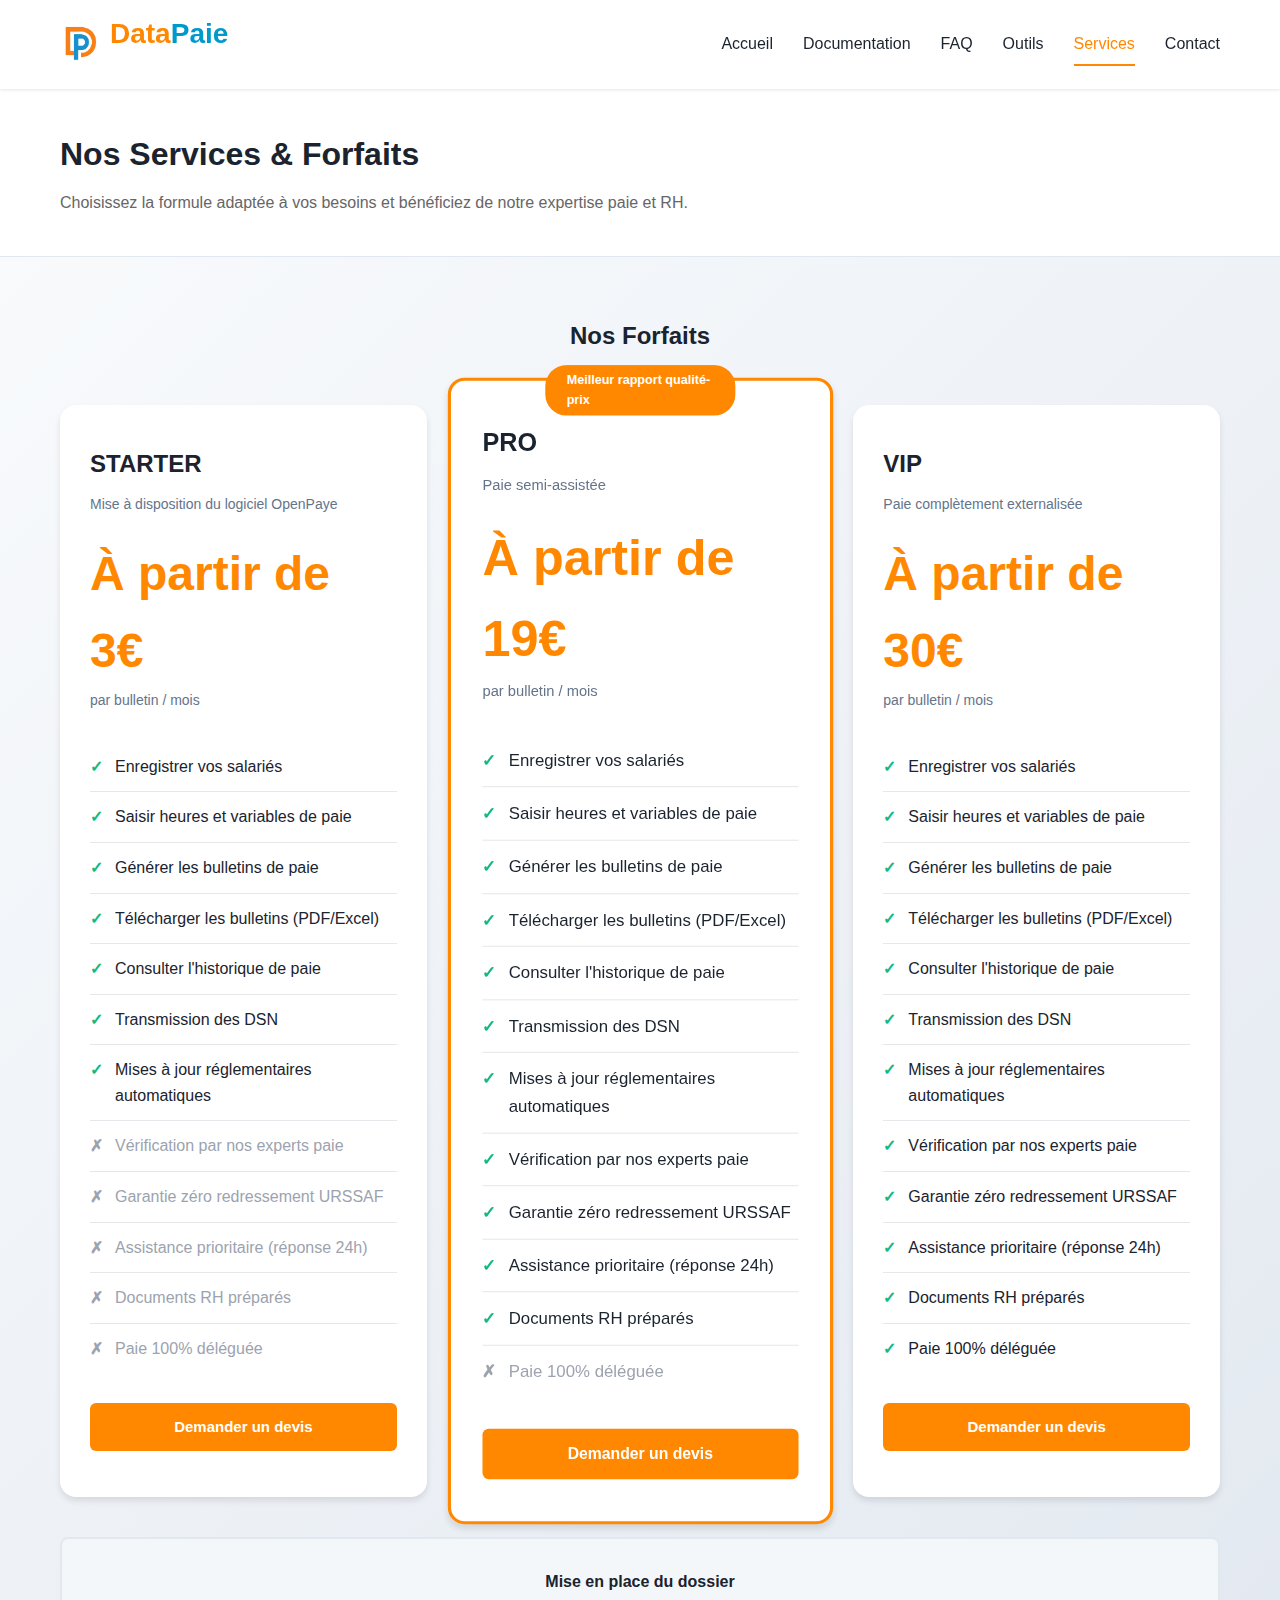
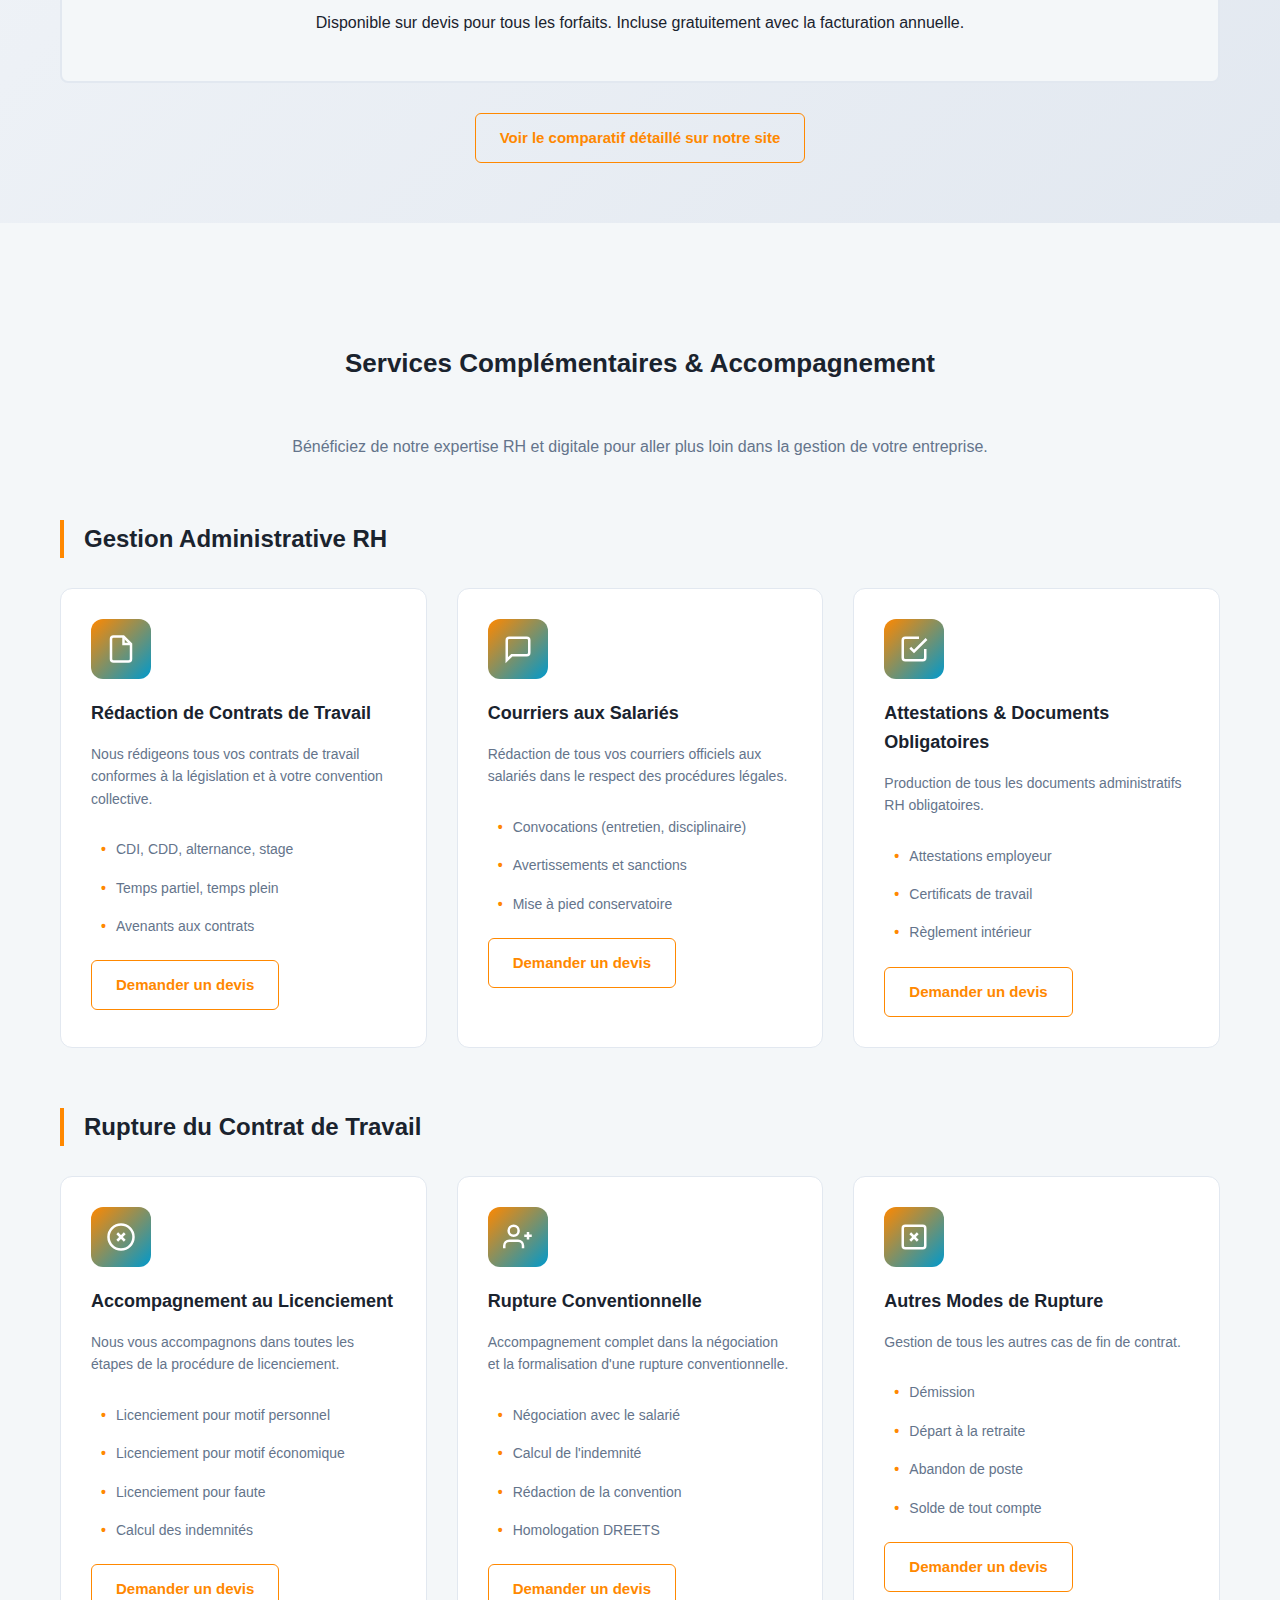
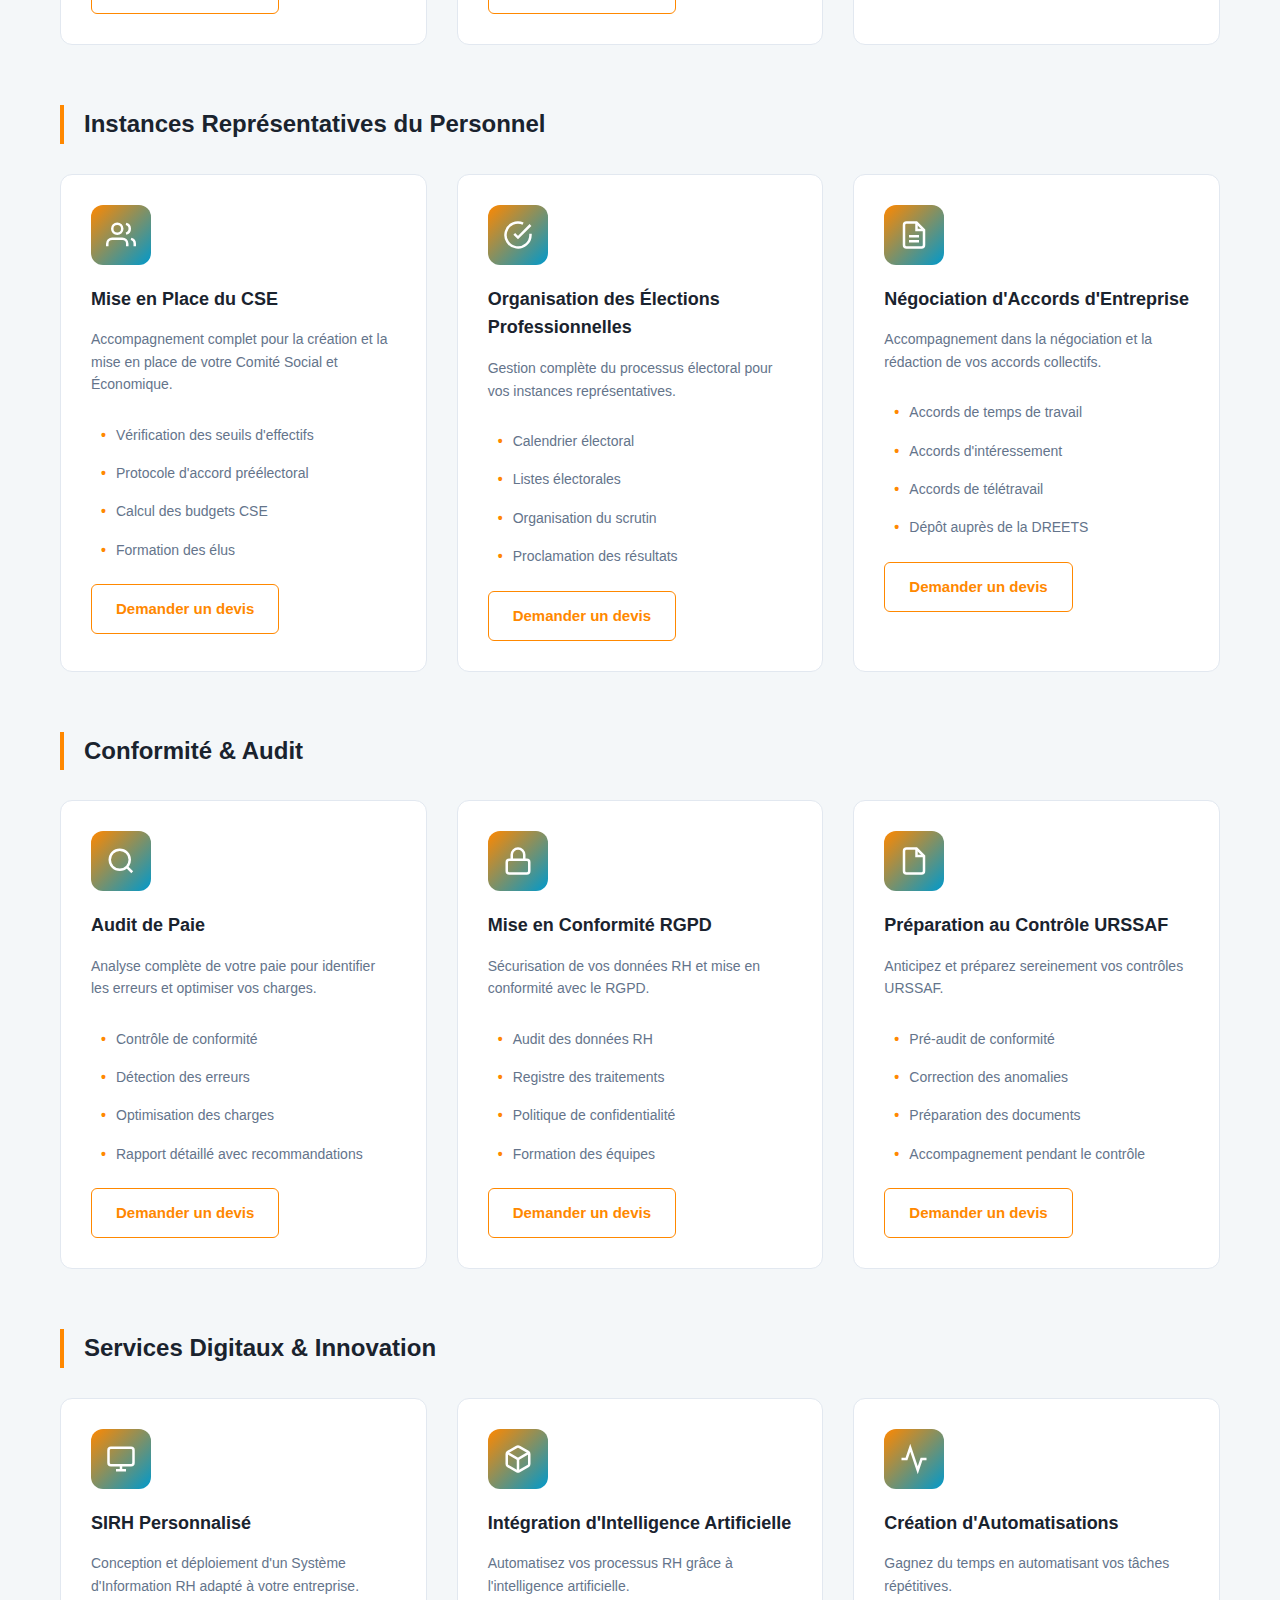
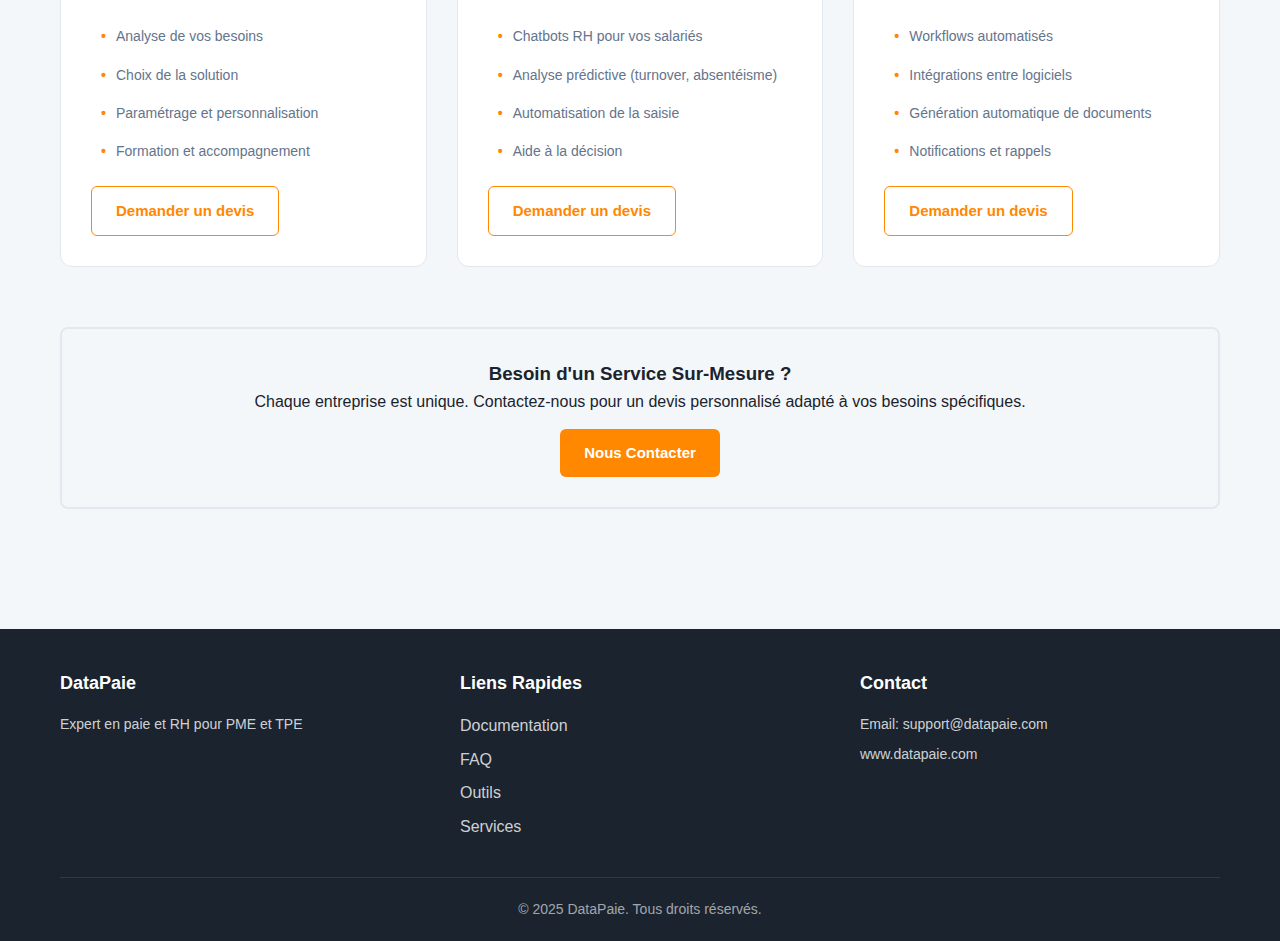
<file: services.html>
<!DOCTYPE html>
<html lang="fr">
<head>
    <meta charset="UTF-8">
    <meta name="viewport" content="width=device-width, initial-scale=1.0">
    <link rel="icon" type="image/x-icon" href="favicon.ico">
    <title>Nos Services - DataPaie Support</title>
    <link rel="stylesheet" href="styles.css">
    <style>
        .pricing-section {
            background: linear-gradient(135deg, #f8fafc 0%, #e2e8f0 100%);
            padding: 60px 0;
            margin-bottom: 60px;
        }
        .pricing-grid {
            display: grid;
            grid-template-columns: repeat(auto-fit, minmax(300px, 1fr));
            gap: 30px;
            max-width: 1200px;
            margin: 0 auto;
        }
        .pricing-card {
            background: white;
            border-radius: 16px;
            padding: 40px 30px;
            box-shadow: 0 4px 6px rgba(0,0,0,0.1);
            transition: all 0.3s ease;
            position: relative;
        }
        .pricing-card:hover {
            transform: translateY(-10px);
            box-shadow: 0 20px 40px rgba(0,0,0,0.15);
        }
        .pricing-card.featured {
            border: 3px solid var(--primary-color);
            transform: scale(1.05);
        }
        .pricing-badge {
            position: absolute;
            top: -15px;
            left: 50%;
            transform: translateX(-50%);
            background: var(--primary-color);
            color: white;
            padding: 5px 20px;
            border-radius: 20px;
            font-size: 12px;
            font-weight: 600;
        }
        .pricing-header h3 {
            font-size: 24px;
            margin-bottom: 10px;
            color: var(--text-dark);
        }
        .pricing-header p {
            color: var(--text-gray);
            font-size: 14px;
            margin-bottom: 20px;
        }
        .pricing-price {
            font-size: 14px;
            color: var(--text-gray);
            margin-bottom: 30px;
        }
        .pricing-price .amount {
            font-size: 48px;
            font-weight: 700;
            color: var(--primary-color);
            display: block;
        }
        .pricing-features {
            list-style: none;
            padding: 0;
            margin: 30px 0;
        }
        .pricing-features li {
            padding: 12px 0;
            border-bottom: 1px solid #e5e7eb;
            display: flex;
            align-items: flex-start;
        }
        .pricing-features li:last-child {
            border-bottom: none;
        }
        .pricing-features li::before {
            content: "✓";
            color: #10b981;
            font-weight: bold;
            margin-right: 12px;
            flex-shrink: 0;
        }
        .pricing-features li.disabled {
            color: #9ca3af;
        }
        .pricing-features li.disabled::before {
            content: "✗";
            color: #9ca3af;
        }
        .services-category {
            margin-bottom: 60px;
        }
        .services-category h3 {
            font-size: 24px;
            margin-bottom: 30px;
            color: var(--text-dark);
            border-left: 4px solid var(--primary-color);
            padding-left: 20px;
        }
        .services-grid {
            display: grid;
            grid-template-columns: repeat(auto-fit, minmax(320px, 1fr));
            gap: 30px;
        }
        .service-card {
            background: var(--bg-white);
            border: 1px solid var(--border-color);
            border-radius: 12px;
            padding: 30px;
            transition: all 0.3s ease;
        }
        .service-card:hover {
            box-shadow: var(--shadow-lg);
            transform: translateY(-5px);
        }
        .service-icon {
            width: 60px;
            height: 60px;
            background: linear-gradient(135deg, var(--primary-color), var(--secondary-color));
            border-radius: 12px;
            display: flex;
            align-items: center;
            justify-content: center;
            margin-bottom: 20px;
            color: white;
        }
        .service-card h4 {
            font-size: 18px;
            margin-bottom: 15px;
            color: var(--text-dark);
        }
        .service-card p {
            color: var(--text-gray);
            line-height: 1.6;
            margin-bottom: 20px;
            font-size: 14px;
        }
        .service-list {
            list-style: none;
            padding: 0;
            margin: 15px 0;
        }
        .service-list li {
            padding: 8px 0;
            padding-left: 25px;
            position: relative;
            font-size: 14px;
            color: var(--text-gray);
        }
        .service-list li::before {
            content: "•";
            position: absolute;
            left: 10px;
            color: var(--primary-color);
            font-weight: bold;
        }
    </style>
</head>
<body>
    <header class="main-header">
        <div class="container">
            <div class="header-content">
                <div class="logo">
                    <a href="index.html" style="display: flex; align-items: center; text-decoration: none; gap: 10px;">
                        <img src="logo-datapaie.png" alt="DataPaie Logo" style="height: 40px;">
                        <div style="display: flex; flex-direction: column; justify-content: center;">
                    <h1 style="margin: 0; font-size: 28px; line-height: 1;"><span style="color: #FF8800;">Data</span><span style="color: #0099CC;">Paie</span></h1>
                    <span class="tagline">Support & Assistance</span>
                        </div>
                    </a>
                </div>
                <nav class="main-nav">
                    <a href="index.html" class="nav-link">Accueil</a>
                    <a href="documentation.html" class="nav-link">Documentation</a>
                    <a href="faq.html" class="nav-link">FAQ</a>
                    <a href="https://www.datapaie.com/outils" class="nav-link" target="_blank">Outils</a>
                    <a href="services.html" class="nav-link active">Services</a>
                    <a href="contact.html" class="nav-link">Contact</a>
                </nav>
                <button class="mobile-menu-toggle" aria-label="Menu">
                    <span></span>
                    <span></span>
                    <span></span>
                </button>
            </div>
        </div>
    </header>

    <main>
        <section class="page-header">
            <div class="container">
                <h1>Nos Services & Forfaits</h1>
                <p class="page-subtitle">Choisissez la formule adaptée à vos besoins et bénéficiez de notre expertise paie et RH.</p>
            </div>
        </section>

        <!-- Forfaits -->
        <section class="pricing-section">
            <div class="container">
                <h2 style="text-align: center; margin-bottom: 50px;">Nos Forfaits</h2>
                
                <div class="pricing-grid">
                    <!-- STARTER -->
                    <div class="pricing-card">
                        <div class="pricing-header">
                            <h3>STARTER</h3>
                            <p>Mise à disposition du logiciel OpenPaye</p>
                        </div>
                        <div class="pricing-price">
                            <span class="amount">À partir de 3€</span>
                            par bulletin / mois
                        </div>
                        <ul class="pricing-features">
                            <li>Enregistrer vos salariés</li>
                            <li>Saisir heures et variables de paie</li>
                            <li>Générer les bulletins de paie</li>
                            <li>Télécharger les bulletins (PDF/Excel)</li>
                            <li>Consulter l'historique de paie</li>
                            <li>Transmission des DSN</li>
                            <li>Mises à jour réglementaires automatiques</li>
                            <li class="disabled">Vérification par nos experts paie</li>
                            <li class="disabled">Garantie zéro redressement URSSAF</li>
                            <li class="disabled">Assistance prioritaire (réponse 24h)</li>
                            <li class="disabled">Documents RH préparés</li>
                            <li class="disabled">Paie 100% déléguée</li>
                        </ul>
                        <a href="contact.html" class="btn btn-primary" style="width: 100%;">Demander un devis</a>
                    </div>

                    <!-- PRO -->
                    <div class="pricing-card featured">
                        <div class="pricing-badge">Meilleur rapport qualité-prix</div>
                        <div class="pricing-header">
                            <h3>PRO</h3>
                            <p>Paie semi-assistée</p>
                        </div>
                        <div class="pricing-price">
                            <span class="amount">À partir de 19€</span>
                            par bulletin / mois
                        </div>
                        <ul class="pricing-features">
                            <li>Enregistrer vos salariés</li>
                            <li>Saisir heures et variables de paie</li>
                            <li>Générer les bulletins de paie</li>
                            <li>Télécharger les bulletins (PDF/Excel)</li>
                            <li>Consulter l'historique de paie</li>
                            <li>Transmission des DSN</li>
                            <li>Mises à jour réglementaires automatiques</li>
                            <li>Vérification par nos experts paie</li>
                            <li>Garantie zéro redressement URSSAF</li>
                            <li>Assistance prioritaire (réponse 24h)</li>
                            <li>Documents RH préparés</li>
                            <li class="disabled">Paie 100% déléguée</li>
                        </ul>
                        <a href="contact.html" class="btn btn-primary" style="width: 100%;">Demander un devis</a>
                    </div>

                    <!-- VIP -->
                    <div class="pricing-card">
                        <div class="pricing-header">
                            <h3>VIP</h3>
                            <p>Paie complètement externalisée</p>
                        </div>
                        <div class="pricing-price">
                            <span class="amount">À partir de 30€</span>
                            par bulletin / mois
                        </div>
                        <ul class="pricing-features">
                            <li>Enregistrer vos salariés</li>
                            <li>Saisir heures et variables de paie</li>
                            <li>Générer les bulletins de paie</li>
                            <li>Télécharger les bulletins (PDF/Excel)</li>
                            <li>Consulter l'historique de paie</li>
                            <li>Transmission des DSN</li>
                            <li>Mises à jour réglementaires automatiques</li>
                            <li>Vérification par nos experts paie</li>
                            <li>Garantie zéro redressement URSSAF</li>
                            <li>Assistance prioritaire (réponse 24h)</li>
                            <li>Documents RH préparés</li>
                            <li>Paie 100% déléguée</li>
                        </ul>
                        <a href="contact.html" class="btn btn-primary" style="width: 100%;">Demander un devis</a>
                    </div>
                </div>

                <div class="help-box" style="margin-top: 40px;">
                    <p><strong>Mise en place du dossier</strong></p>
                    <p>Disponible sur devis pour tous les forfaits. Incluse gratuitement avec la facturation annuelle.</p>
                </div>

                <div style="text-align: center; margin-top: 30px;">
                    <a href="https://www.datapaie.com/#tarifs" target="_blank" class="btn btn-outline">Voir le comparatif détaillé sur notre site</a>
                </div>
            </div>
        </section>

        <!-- Services Complémentaires -->
        <section class="content-section">
            <div class="container">
                <div class="section-block">
                    <h2 style="text-align: center; margin-bottom: 50px;">Services Complémentaires & Accompagnement</h2>
                    <p class="section-intro" style="text-align: center; max-width: 800px; margin: 0 auto 60px;">Bénéficiez de notre expertise RH et digitale pour aller plus loin dans la gestion de votre entreprise.</p>
                    
                    <!-- Catégorie 1 : Gestion Administrative RH -->
                    <div class="services-category">
                        <h3>Gestion Administrative RH</h3>
                        <div class="services-grid">
                            <div class="service-card">
                                <div class="service-icon">
                                    <svg width="30" height="30" viewBox="0 0 24 24" fill="none" stroke="currentColor" stroke-width="2">
                                        <path d="M14 2H6a2 2 0 0 0-2 2v16a2 2 0 0 0 2 2h12a2 2 0 0 0 2-2V8z"></path>
                                        <polyline points="14 2 14 8 20 8"></polyline>
                                    </svg>
                                </div>
                                <h4>Rédaction de Contrats de Travail</h4>
                                <p>Nous rédigeons tous vos contrats de travail conformes à la législation et à votre convention collective.</p>
                                <ul class="service-list">
                                    <li>CDI, CDD, alternance, stage</li>
                                    <li>Temps partiel, temps plein</li>
                                    <li>Avenants aux contrats</li>
                                </ul>
                                <a href="contact.html" class="btn btn-outline">Demander un devis</a>
                            </div>

                            <div class="service-card">
                                <div class="service-icon">
                                    <svg width="30" height="30" viewBox="0 0 24 24" fill="none" stroke="currentColor" stroke-width="2">
                                        <path d="M21 15a2 2 0 0 1-2 2H7l-4 4V5a2 2 0 0 1 2-2h14a2 2 0 0 1 2 2z"></path>
                                    </svg>
                                </div>
                                <h4>Courriers aux Salariés</h4>
                                <p>Rédaction de tous vos courriers officiels aux salariés dans le respect des procédures légales.</p>
                                <ul class="service-list">
                                    <li>Convocations (entretien, disciplinaire)</li>
                                    <li>Avertissements et sanctions</li>
                                    <li>Mise à pied conservatoire</li>
                                </ul>
                                <a href="contact.html" class="btn btn-outline">Demander un devis</a>
                            </div>

                            <div class="service-card">
                                <div class="service-icon">
                                    <svg width="30" height="30" viewBox="0 0 24 24" fill="none" stroke="currentColor" stroke-width="2">
                                        <path d="M9 11l3 3L22 4"></path>
                                        <path d="M21 12v7a2 2 0 0 1-2 2H5a2 2 0 0 1-2-2V5a2 2 0 0 1 2-2h11"></path>
                                    </svg>
                                </div>
                                <h4>Attestations & Documents Obligatoires</h4>
                                <p>Production de tous les documents administratifs RH obligatoires.</p>
                                <ul class="service-list">
                                    <li>Attestations employeur</li>
                                    <li>Certificats de travail</li>
                                    <li>Règlement intérieur</li>
                                </ul>
                                <a href="contact.html" class="btn btn-outline">Demander un devis</a>
                            </div>
                        </div>
                    </div>

                    <!-- Catégorie 2 : Rupture du Contrat de Travail -->
                    <div class="services-category">
                        <h3>Rupture du Contrat de Travail</h3>
                        <div class="services-grid">
                            <div class="service-card">
                                <div class="service-icon">
                                    <svg width="30" height="30" viewBox="0 0 24 24" fill="none" stroke="currentColor" stroke-width="2">
                                        <circle cx="12" cy="12" r="10"></circle>
                                        <line x1="15" y1="9" x2="9" y2="15"></line>
                                        <line x1="9" y1="9" x2="15" y2="15"></line>
                                    </svg>
                                </div>
                                <h4>Accompagnement au Licenciement</h4>
                                <p>Nous vous accompagnons dans toutes les étapes de la procédure de licenciement.</p>
                                <ul class="service-list">
                                    <li>Licenciement pour motif personnel</li>
                                    <li>Licenciement pour motif économique</li>
                                    <li>Licenciement pour faute</li>
                                    <li>Calcul des indemnités</li>
                                </ul>
                                <a href="contact.html" class="btn btn-outline">Demander un devis</a>
                            </div>

                            <div class="service-card">
                                <div class="service-icon">
                                    <svg width="30" height="30" viewBox="0 0 24 24" fill="none" stroke="currentColor" stroke-width="2">
                                        <path d="M16 21v-2a4 4 0 0 0-4-4H5a4 4 0 0 0-4 4v2"></path>
                                        <circle cx="8.5" cy="7" r="4"></circle>
                                        <line x1="20" y1="8" x2="20" y2="14"></line>
                                        <line x1="23" y1="11" x2="17" y2="11"></line>
                                    </svg>
                                </div>
                                <h4>Rupture Conventionnelle</h4>
                                <p>Accompagnement complet dans la négociation et la formalisation d'une rupture conventionnelle.</p>
                                <ul class="service-list">
                                    <li>Négociation avec le salarié</li>
                                    <li>Calcul de l'indemnité</li>
                                    <li>Rédaction de la convention</li>
                                    <li>Homologation DREETS</li>
                                </ul>
                                <a href="contact.html" class="btn btn-outline">Demander un devis</a>
                            </div>

                            <div class="service-card">
                                <div class="service-icon">
                                    <svg width="30" height="30" viewBox="0 0 24 24" fill="none" stroke="currentColor" stroke-width="2">
                                        <rect x="3" y="3" width="18" height="18" rx="2" ry="2"></rect>
                                        <line x1="9" y1="9" x2="15" y2="15"></line>
                                        <line x1="15" y1="9" x2="9" y2="15"></line>
                                    </svg>
                                </div>
                                <h4>Autres Modes de Rupture</h4>
                                <p>Gestion de tous les autres cas de fin de contrat.</p>
                                <ul class="service-list">
                                    <li>Démission</li>
                                    <li>Départ à la retraite</li>
                                    <li>Abandon de poste</li>
                                    <li>Solde de tout compte</li>
                                </ul>
                                <a href="contact.html" class="btn btn-outline">Demander un devis</a>
                            </div>
                        </div>
                    </div>

                    <!-- Catégorie 3 : Instances Représentatives du Personnel -->
                    <div class="services-category">
                        <h3>Instances Représentatives du Personnel</h3>
                        <div class="services-grid">
                            <div class="service-card">
                                <div class="service-icon">
                                    <svg width="30" height="30" viewBox="0 0 24 24" fill="none" stroke="currentColor" stroke-width="2">
                                        <path d="M17 21v-2a4 4 0 0 0-4-4H5a4 4 0 0 0-4 4v2"></path>
                                        <circle cx="9" cy="7" r="4"></circle>
                                        <path d="M23 21v-2a4 4 0 0 0-3-3.87"></path>
                                        <path d="M16 3.13a4 4 0 0 1 0 7.75"></path>
                                    </svg>
                                </div>
                                <h4>Mise en Place du CSE</h4>
                                <p>Accompagnement complet pour la création et la mise en place de votre Comité Social et Économique.</p>
                                <ul class="service-list">
                                    <li>Vérification des seuils d'effectifs</li>
                                    <li>Protocole d'accord préélectoral</li>
                                    <li>Calcul des budgets CSE</li>
                                    <li>Formation des élus</li>
                                </ul>
                                <a href="contact.html" class="btn btn-outline">Demander un devis</a>
                            </div>

                            <div class="service-card">
                                <div class="service-icon">
                                    <svg width="30" height="30" viewBox="0 0 24 24" fill="none" stroke="currentColor" stroke-width="2">
                                        <path d="M22 11.08V12a10 10 0 1 1-5.93-9.14"></path>
                                        <polyline points="22 4 12 14.01 9 11.01"></polyline>
                                    </svg>
                                </div>
                                <h4>Organisation des Élections Professionnelles</h4>
                                <p>Gestion complète du processus électoral pour vos instances représentatives.</p>
                                <ul class="service-list">
                                    <li>Calendrier électoral</li>
                                    <li>Listes électorales</li>
                                    <li>Organisation du scrutin</li>
                                    <li>Proclamation des résultats</li>
                                </ul>
                                <a href="contact.html" class="btn btn-outline">Demander un devis</a>
                            </div>

                            <div class="service-card">
                                <div class="service-icon">
                                    <svg width="30" height="30" viewBox="0 0 24 24" fill="none" stroke="currentColor" stroke-width="2">
                                        <path d="M14 2H6a2 2 0 0 0-2 2v16a2 2 0 0 0 2 2h12a2 2 0 0 0 2-2V8z"></path>
                                        <polyline points="14 2 14 8 20 8"></polyline>
                                        <line x1="16" y1="13" x2="8" y2="13"></line>
                                        <line x1="16" y1="17" x2="8" y2="17"></line>
                                    </svg>
                                </div>
                                <h4>Négociation d'Accords d'Entreprise</h4>
                                <p>Accompagnement dans la négociation et la rédaction de vos accords collectifs.</p>
                                <ul class="service-list">
                                    <li>Accords de temps de travail</li>
                                    <li>Accords d'intéressement</li>
                                    <li>Accords de télétravail</li>
                                    <li>Dépôt auprès de la DREETS</li>
                                </ul>
                                <a href="contact.html" class="btn btn-outline">Demander un devis</a>
                            </div>
                        </div>
                    </div>

                    <!-- Catégorie 4 : Conformité & Audit -->
                    <div class="services-category">
                        <h3>Conformité & Audit</h3>
                        <div class="services-grid">
                            <div class="service-card">
                                <div class="service-icon">
                                    <svg width="30" height="30" viewBox="0 0 24 24" fill="none" stroke="currentColor" stroke-width="2">
                                        <circle cx="11" cy="11" r="8"></circle>
                                        <path d="m21 21-4.35-4.35"></path>
                                    </svg>
                                </div>
                                <h4>Audit de Paie</h4>
                                <p>Analyse complète de votre paie pour identifier les erreurs et optimiser vos charges.</p>
                                <ul class="service-list">
                                    <li>Contrôle de conformité</li>
                                    <li>Détection des erreurs</li>
                                    <li>Optimisation des charges</li>
                                    <li>Rapport détaillé avec recommandations</li>
                                </ul>
                                <a href="contact.html" class="btn btn-outline">Demander un devis</a>
                            </div>

                            <div class="service-card">
                                <div class="service-icon">
                                    <svg width="30" height="30" viewBox="0 0 24 24" fill="none" stroke="currentColor" stroke-width="2">
                                        <rect x="3" y="11" width="18" height="11" rx="2" ry="2"></rect>
                                        <path d="M7 11V7a5 5 0 0 1 10 0v4"></path>
                                    </svg>
                                </div>
                                <h4>Mise en Conformité RGPD</h4>
                                <p>Sécurisation de vos données RH et mise en conformité avec le RGPD.</p>
                                <ul class="service-list">
                                    <li>Audit des données RH</li>
                                    <li>Registre des traitements</li>
                                    <li>Politique de confidentialité</li>
                                    <li>Formation des équipes</li>
                                </ul>
                                <a href="contact.html" class="btn btn-outline">Demander un devis</a>
                            </div>

                            <div class="service-card">
                                <div class="service-icon">
                                    <svg width="30" height="30" viewBox="0 0 24 24" fill="none" stroke="currentColor" stroke-width="2">
                                        <path d="M14 2H6a2 2 0 0 0-2 2v16a2 2 0 0 0 2 2h12a2 2 0 0 0 2-2V8z"></path>
                                        <polyline points="14 2 14 8 20 8"></polyline>
                                    </svg>
                                </div>
                                <h4>Préparation au Contrôle URSSAF</h4>
                                <p>Anticipez et préparez sereinement vos contrôles URSSAF.</p>
                                <ul class="service-list">
                                    <li>Pré-audit de conformité</li>
                                    <li>Correction des anomalies</li>
                                    <li>Préparation des documents</li>
                                    <li>Accompagnement pendant le contrôle</li>
                                </ul>
                                <a href="contact.html" class="btn btn-outline">Demander un devis</a>
                            </div>
                        </div>
                    </div>

                    <!-- Catégorie 5 : Services Digitaux & Innovation -->
                    <div class="services-category">
                        <h3>Services Digitaux & Innovation</h3>
                        <div class="services-grid">
                            <div class="service-card">
                                <div class="service-icon">
                                    <svg width="30" height="30" viewBox="0 0 24 24" fill="none" stroke="currentColor" stroke-width="2">
                                        <rect x="2" y="3" width="20" height="14" rx="2" ry="2"></rect>
                                        <line x1="8" y1="21" x2="16" y2="21"></line>
                                        <line x1="12" y1="17" x2="12" y2="21"></line>
                                    </svg>
                                </div>
                                <h4>SIRH Personnalisé</h4>
                                <p>Conception et déploiement d'un Système d'Information RH adapté à votre entreprise.</p>
                                <ul class="service-list">
                                    <li>Analyse de vos besoins</li>
                                    <li>Choix de la solution</li>
                                    <li>Paramétrage et personnalisation</li>
                                    <li>Formation et accompagnement</li>
                                </ul>
                                <a href="contact.html" class="btn btn-outline">Demander un devis</a>
                            </div>

                            <div class="service-card">
                                <div class="service-icon">
                                    <svg width="30" height="30" viewBox="0 0 24 24" fill="none" stroke="currentColor" stroke-width="2">
                                        <path d="M21 16V8a2 2 0 0 0-1-1.73l-7-4a2 2 0 0 0-2 0l-7 4A2 2 0 0 0 3 8v8a2 2 0 0 0 1 1.73l7 4a2 2 0 0 0 2 0l7-4A2 2 0 0 0 21 16z"></path>
                                        <polyline points="3.27 6.96 12 12.01 20.73 6.96"></polyline>
                                        <line x1="12" y1="22.08" x2="12" y2="12"></line>
                                    </svg>
                                </div>
                                <h4>Intégration d'Intelligence Artificielle</h4>
                                <p>Automatisez vos processus RH grâce à l'intelligence artificielle.</p>
                                <ul class="service-list">
                                    <li>Chatbots RH pour vos salariés</li>
                                    <li>Analyse prédictive (turnover, absentéisme)</li>
                                    <li>Automatisation de la saisie</li>
                                    <li>Aide à la décision</li>
                                </ul>
                                <a href="contact.html" class="btn btn-outline">Demander un devis</a>
                            </div>

                            <div class="service-card">
                                <div class="service-icon">
                                    <svg width="30" height="30" viewBox="0 0 24 24" fill="none" stroke="currentColor" stroke-width="2">
                                        <polyline points="22 12 18 12 15 21 9 3 6 12 2 12"></polyline>
                                    </svg>
                                </div>
                                <h4>Création d'Automatisations</h4>
                                <p>Gagnez du temps en automatisant vos tâches répétitives.</p>
                                <ul class="service-list">
                                    <li>Workflows automatisés</li>
                                    <li>Intégrations entre logiciels</li>
                                    <li>Génération automatique de documents</li>
                                    <li>Notifications et rappels</li>
                                </ul>
                                <a href="contact.html" class="btn btn-outline">Demander un devis</a>
                            </div>
                        </div>
                    </div>

                </div>

                <!-- CTA -->
                <div class="help-box" style="margin-top: 60px; text-align: center;">
                    <h3>Besoin d'un Service Sur-Mesure ?</h3>
                    <p>Chaque entreprise est unique. Contactez-nous pour un devis personnalisé adapté à vos besoins spécifiques.</p>
                    <a href="contact.html" class="btn btn-primary">Nous Contacter</a>
                </div>
            </div>
        </section>
    </main>

    <footer class="main-footer">
        <div class="container">
            <div class="footer-content">
                <div class="footer-section">
                    <h4>DataPaie</h4>
                    <p>Expert en paie et RH pour PME et TPE</p>
                </div>
                <div class="footer-section">
                    <h4>Liens Rapides</h4>
                    <ul>
                        <li><a href="documentation.html">Documentation</a></li>
                        <li><a href="faq.html">FAQ</a></li>
                        <li><a href="https://www.datapaie.com/outils" target="_blank">Outils</a></li>
                        <li><a href="services.html">Services</a></li>
                    </ul>
                </div>
                <div class="footer-section">
                    <h4>Contact</h4>
                    <p>Email: support@datapaie.com</p>
                    <p><a href="https://www.datapaie.com" target="_blank">www.datapaie.com</a></p>
                </div>
            </div>
            <div class="footer-bottom">
                <p>&copy; 2025 DataPaie. Tous droits réservés.</p>
            </div>
        </div>
    </footer>

    <script src="main.js"></script>
</body>
</html>
</file>
<file: styles.css>
/* Variables CSS */
:root {
    --primary-color: #FF8800; /* Orange DataPaie (du logo) */
    --primary-hover: #E67700; /* Orange foncé */
    --secondary-color: #0099CC; /* Bleu DataPaie (du logo) */
    --success-color: #10b981; /* Vert standard (pas dans la palette DataPaie) */
    --error-color: #ef4444;
    --bg-light: #F4F7F9; /* Fond clair */
    --bg-white: #ffffff;
    --text-dark: #1A232E; /* Bleu Nuit pour le texte */
    --text-gray: #64748b;
    --border-color: #e2e8f0;
    --shadow-sm: 0 1px 2px rgba(0, 0, 0, 0.05);
    --shadow: 0 1px 3px rgba(0, 0, 0, 0.1);
    --shadow-lg: 0 10px 15px -3px rgba(0, 0, 0, 0.1);
    --gradient-primary: linear-gradient(135deg, #FF8800 0%, #E67700 100%);
}

/* Reset & Base */
* {
    margin: 0;
    padding: 0;
    box-sizing: border-box;
}

body {
    font-family: -apple-system, BlinkMacSystemFont, 'Segoe UI', Roboto, 'Helvetica Neue', Arial, sans-serif;
    line-height: 1.6;
    color: var(--text-dark);
    background-color: var(--bg-light);
}

.container {
    max-width: 1200px;
    margin: 0 auto;
    padding: 0 20px;
}

/* Header */
.main-header {
    background-color: white; /* Fond blanc comme sur datapaie.com */
    box-shadow: var(--shadow);
    position: sticky;
    top: 0;
    z-index: 1000;
}

.header-content {
    display: flex;
    align-items: center;
    justify-content: space-between;
    padding: 20px 0;
}

.logo h1 {
    color: var(--primary-color); /* Logo en Orange */
    font-size: 24px;
    margin-bottom: 2px;
}

.tagline {
    color: var(--bg-white); /* Tagline en Blanc */
    font-size: 13px;
}

/* Navigation */
.main-nav {
    display: flex;
    gap: 30px;
}

.nav-link {
    color: var(--text-dark); /* Liens de navigation en bleu nuit pour fond blanc */
    text-decoration: none;
    font-weight: 500;
    padding: 8px 0;
    border-bottom: 2px solid transparent;
    transition: all 0.3s ease;
}

.nav-link:hover {
    color: var(--primary-color);
    border-bottom-color: var(--primary-color);
}

.nav-link.active {
    color: var(--primary-color);
    border-bottom-color: var(--primary-color);
}

.mobile-menu-toggle {
    display: none;
    flex-direction: column;
    gap: 4px;
    background: none;
    border: none;
    cursor: pointer;
    padding: 8px;
}

.mobile-menu-toggle span {
    width: 24px;
    height: 2px;
    background-color: var(--text-dark);
    transition: all 0.3s ease;
}

/* Hero Section */
.hero-section {
    background: linear-gradient(135deg, #0099CC 0%, #1A232E 100%); /* Dégradé bleu vers bleu nuit */
    color: white;
    padding: 60px 0;
    text-align: center;
}

.hero-section h2 {
    font-size: 36px;
    margin-bottom: 15px;
}

.hero-subtitle {
    font-size: 18px;
    opacity: 0.95;
    max-width: 700px;
    margin: 0 auto;
}

/* Page Header */
.page-header {
    background: white; /* Fond blanc comme sur datapaie.com */
    padding: 40px 0;
    border-bottom: 1px solid var(--border-color);
}

.page-header h1 {
    font-size: 32px;
    margin-bottom: 10px;
    color: var(--text-dark); /* Titre en bleu nuit */
}

.page-subtitle {
    font-size: 16px;
    color: #666; /* Sous-titre en gris */
}

/* Quick Access Grid */
.quick-access {
    padding: 60px 0;
}

.access-grid {
    display: grid;
    grid-template-columns: repeat(auto-fit, minmax(250px, 1fr));
    gap: 25px;
}

.access-card {
    background: var(--bg-white);
    padding: 35px 25px;
    border-radius: 12px;
    text-decoration: none;
    color: var(--text-dark);
    box-shadow: var(--shadow);
    transition: all 0.3s ease;
    text-align: center;
}

.access-card:hover {
    transform: translateY(-5px);
    box-shadow: var(--shadow-lg);
}

.access-card.highlight {
    background: linear-gradient(135deg, #fef3c7 0%, #fde68a 100%);
    border: 2px solid #f59e0b;
}

.card-icon {
    color: var(--primary-color);
    margin-bottom: 20px;
}

.access-card h3 {
    font-size: 18px;
    margin-bottom: 10px;
}

.access-card p {
    font-size: 14px;
    color: var(--text-gray);
}

/* Info Section */
.info-section {
    background: var(--bg-white);
    padding: 60px 0;
}

.info-content h2 {
    font-size: 28px;
    margin-bottom: 20px;
    text-align: center;
}

.info-content > p {
    text-align: center;
    color: var(--text-gray);
    max-width: 800px;
    margin: 0 auto 40px;
}

.info-grid {
    display: grid;
    grid-template-columns: repeat(auto-fit, minmax(280px, 1fr));
    gap: 30px;
    margin-top: 40px;
}

.info-item {
    padding: 25px;
    background: var(--bg-light);
    border-radius: 8px;
}

.info-item h4 {
    font-size: 18px;
    margin-bottom: 10px;
    color: var(--text-dark);
}

.info-item p {
    font-size: 14px;
    color: var(--text-gray);
}

/* Content Section */
.content-section {
    padding: 60px 0;
}

.section-block {
    margin-bottom: 60px;
}

.section-block h2 {
    font-size: 26px;
    margin-bottom: 15px;
    color: var(--text-dark);
}

.section-intro {
    color: var(--text-gray);
    margin-bottom: 30px;
}

/* Tools List */
.tools-list {
    display: flex;
    flex-direction: column;
    gap: 30px;
}

.tool-item {
    background: var(--bg-white);
    border: 1px solid var(--border-color);
    border-radius: 12px;
    padding: 30px;
    box-shadow: var(--shadow-sm);
}

.tool-header {
    display: flex;
    justify-content: space-between;
    align-items: center;
    margin-bottom: 15px;
}

.tool-header h3 {
    font-size: 20px;
    color: var(--text-dark);
}

.tool-badge {
    background: var(--primary-color);
    color: white;
    padding: 4px 12px;
    border-radius: 20px;
    font-size: 12px;
    font-weight: 600;
}

.tool-item > p {
    color: var(--text-gray);
    margin-bottom: 20px;
}

.tool-actions {
    margin-bottom: 20px;
}

.tool-cta {
    background: var(--bg-light);
    border: 2px dashed var(--border-color);
    border-radius: 8px;
    padding: 20px;
    text-align: center;
}

.cta-label {
    font-weight: 600;
    margin-bottom: 15px;
    color: var(--text-dark);
}

/* Resource Grid */
.resource-grid {
    display: grid;
    grid-template-columns: repeat(auto-fit, minmax(280px, 1fr));
    gap: 20px;
}

.resource-card {
    background: var(--bg-white);
    border: 1px solid var(--border-color);
    border-radius: 8px;
    padding: 25px;
    text-decoration: none;
    color: var(--text-dark);
    transition: all 0.3s ease;
}

.resource-card:hover {
    box-shadow: var(--shadow-lg);
    transform: translateY(-2px);
}

.resource-card h4 {
    font-size: 18px;
    margin-bottom: 10px;
    color: var(--text-dark);
}

.resource-card p {
    font-size: 14px;
    color: var(--text-gray);
}

/* Buttons */
.btn {
    display: inline-block;
    padding: 12px 24px;
    border-radius: 6px;
    font-weight: 600;
    text-decoration: none;
    text-align: center;
    transition: all 0.3s ease;
    border: none;
    cursor: pointer;
    font-size: 15px;
}

.btn-primary {
    background: var(--primary-color);
    color: white;
}

.btn-primary:hover {
    background: var(--primary-hover);
}

.btn-secondary {
    background: white;
    color: var(--primary-color);
    border: 2px solid var(--primary-color);
}

.btn-secondary:hover {
    background: var(--bg-light);
}

.btn-outline {
    background: transparent;
    color: var(--primary-color);
    border: 1px solid var(--primary-color);
}

.btn-outline:hover {
    background: var(--primary-color);
    color: white;
}

/* CTA Section */
.cta-section {
    background: var(--bg-light); /* Fond clair au lieu d'orange */
    border: 2px solid var(--border-color);
    color: var(--text-dark); /* Texte sombre sur fond clair */
    padding: 60px 0;
    margin: 60px 0;
    border-radius: 12px;
}

.cta-content {
    text-align: center;
}

.cta-content h2 {
    font-size: 28px;
    margin-bottom: 15px;
}

.cta-content p {
    font-size: 18px;
    margin-bottom: 30px;
    opacity: 0.95;
}

.cta-buttons {
    display: flex;
    gap: 20px;
    justify-content: center;
    flex-wrap: wrap;
}

/* Footer */
.main-footer {
    background: var(--text-dark);
    color: white;
    padding: 40px 0 20px;
    margin-top: 60px;
}

.footer-content {
    display: grid;
    grid-template-columns: repeat(auto-fit, minmax(250px, 1fr));
    gap: 40px;
    margin-bottom: 30px;
}

.footer-section h4 {
    margin-bottom: 15px;
    font-size: 18px;
}

.footer-section p {
    color: rgba(255, 255, 255, 0.8);
    font-size: 14px;
    margin-bottom: 8px;
}

.footer-section ul {
    list-style: none;
}

.footer-section ul li {
    margin-bottom: 8px;
}

.footer-section a {
    color: rgba(255, 255, 255, 0.8);
    text-decoration: none;
    transition: color 0.3s ease;
}

.footer-section a:hover {
    color: white;
}

.footer-bottom {
    border-top: 1px solid rgba(255, 255, 255, 0.1);
    padding-top: 20px;
    text-align: center;
}
.footer-bottom p {
    color: rgba(255, 255, 255, 0.8); /* Texte du footer en Blanc */
}
.footer-bottom p {
    color: rgba(255, 255, 255, 0.6);
    font-size: 14px;
}

/* Video Grid */
.video-grid {
    display: grid;
    grid-template-columns: repeat(auto-fill, minmax(320px, 1fr));
    gap: 25px;
    margin-bottom: 40px;
}

.video-card {
    background: var(--bg-white);
    border: 1px solid var(--border-color);
    border-radius: 12px;
    overflow: hidden;
    transition: all 0.3s ease;
}

.video-card:hover {
    box-shadow: var(--shadow-lg);
    transform: translateY(-2px);
}

.video-placeholder {
    background: linear-gradient(135deg, #0099CC 0%, #1A232E 100%); /* Dégradé bleu vers bleu nuit */
    height: 200px;
    display: flex;
    flex-direction: column;
    align-items: center;
    justify-content: center;
    color: white;
}

.video-icon {
    margin-bottom: 15px;
    opacity: 0.9;
}

.placeholder-text {
    font-size: 14px;
    opacity: 0.8;
}

.video-info {
    padding: 20px;
}

.video-info h3 {
    font-size: 16px;
    margin-bottom: 10px;
    color: var(--text-dark);
}

.video-info p {
    font-size: 14px;
    color: var(--text-gray);
    margin-bottom: 10px;
    line-height: 1.5;
}

.video-duration {
    display: inline-block;
    font-size: 12px;
    color: var(--primary-color);
    font-weight: 600;
}

/* Doc Cards */
.doc-cards {
    display: grid;
    grid-template-columns: repeat(auto-fit, minmax(300px, 1fr));
    gap: 20px;
}

.doc-card {
    display: flex;
    align-items: center;
    gap: 20px;
    background: var(--bg-white);
    border: 1px solid var(--border-color);
    border-radius: 8px;
    padding: 25px;
    text-decoration: none;
    color: var(--text-dark);
    transition: all 0.3s ease;
}

.doc-card:hover {
    box-shadow: var(--shadow-lg);
    transform: translateY(-2px);
}

.doc-icon {
    color: var(--primary-color);
    flex-shrink: 0;
}

.doc-content h4 {
    font-size: 18px;
    margin-bottom: 8px;
    color: var(--text-dark);
}

.doc-content p {
    font-size: 14px;
    color: var(--text-gray);
    margin-bottom: 10px;
}

.external-link {
    font-size: 14px;
    color: var(--primary-color);
    font-weight: 600;
}

/* Guides List */
.guides-list {
    display: flex;
    flex-direction: column;
    gap: 20px;
}

.guide-item {
    display: flex;
    align-items: center;
    gap: 20px;
    background: var(--bg-white);
    border: 1px solid var(--border-color);
    border-radius: 8px;
    padding: 20px;
}

.guide-icon {
    color: var(--primary-color);
    flex-shrink: 0;
}

.guide-content {
    flex: 1;
}

.guide-content h4 {
    font-size: 16px;
    margin-bottom: 5px;
    color: var(--text-dark);
}

.guide-content p {
    font-size: 14px;
    color: var(--text-gray);
    margin-bottom: 5px;
}

.guide-meta {
    font-size: 12px;
    color: var(--text-gray);
}

.btn-sm {
    padding: 8px 16px;
    font-size: 14px;
}

/* Help Box */
.help-box {
    background: var(--bg-light);
    border: 2px solid var(--border-color);
    border-radius: 8px;
    padding: 30px;
    text-align: center;
    margin-top: 40px;
}

.help-box p {
    margin-bottom: 15px;
}

.help-box strong {
    color: var(--text-dark);
}

/* Responsive */
@media (max-width: 768px) {
    .main-nav {
        display: none;
    }

    .mobile-menu-toggle {
        display: flex;
    }

    .hero-section h2 {
        font-size: 28px;
    }

    .hero-subtitle {
        font-size: 16px;
    }

    .access-grid {
        grid-template-columns: 1fr;
    }

    .cta-buttons {
        flex-direction: column;
    }

    .btn {
        width: 100%;
    }

    .tool-header {
        flex-direction: column;
        align-items: flex-start;
        gap: 10px;
    }
}
</file>
